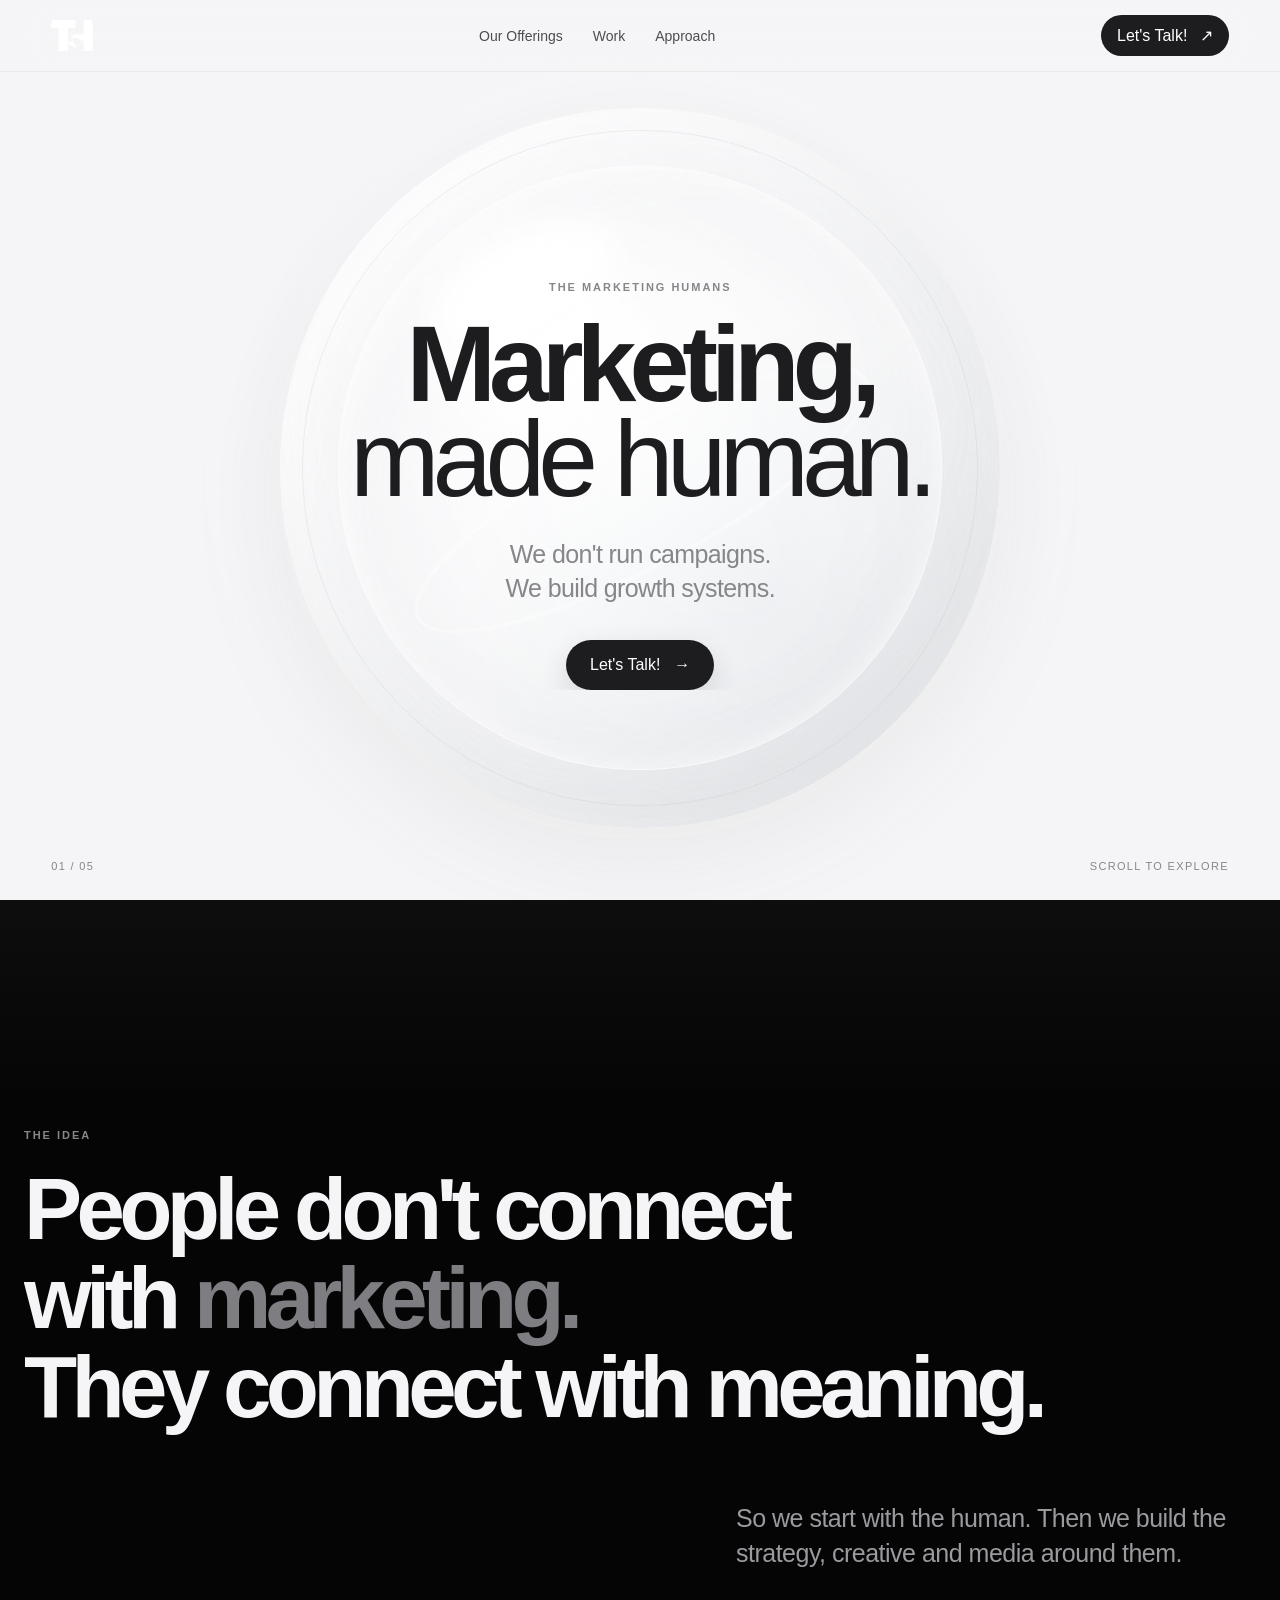
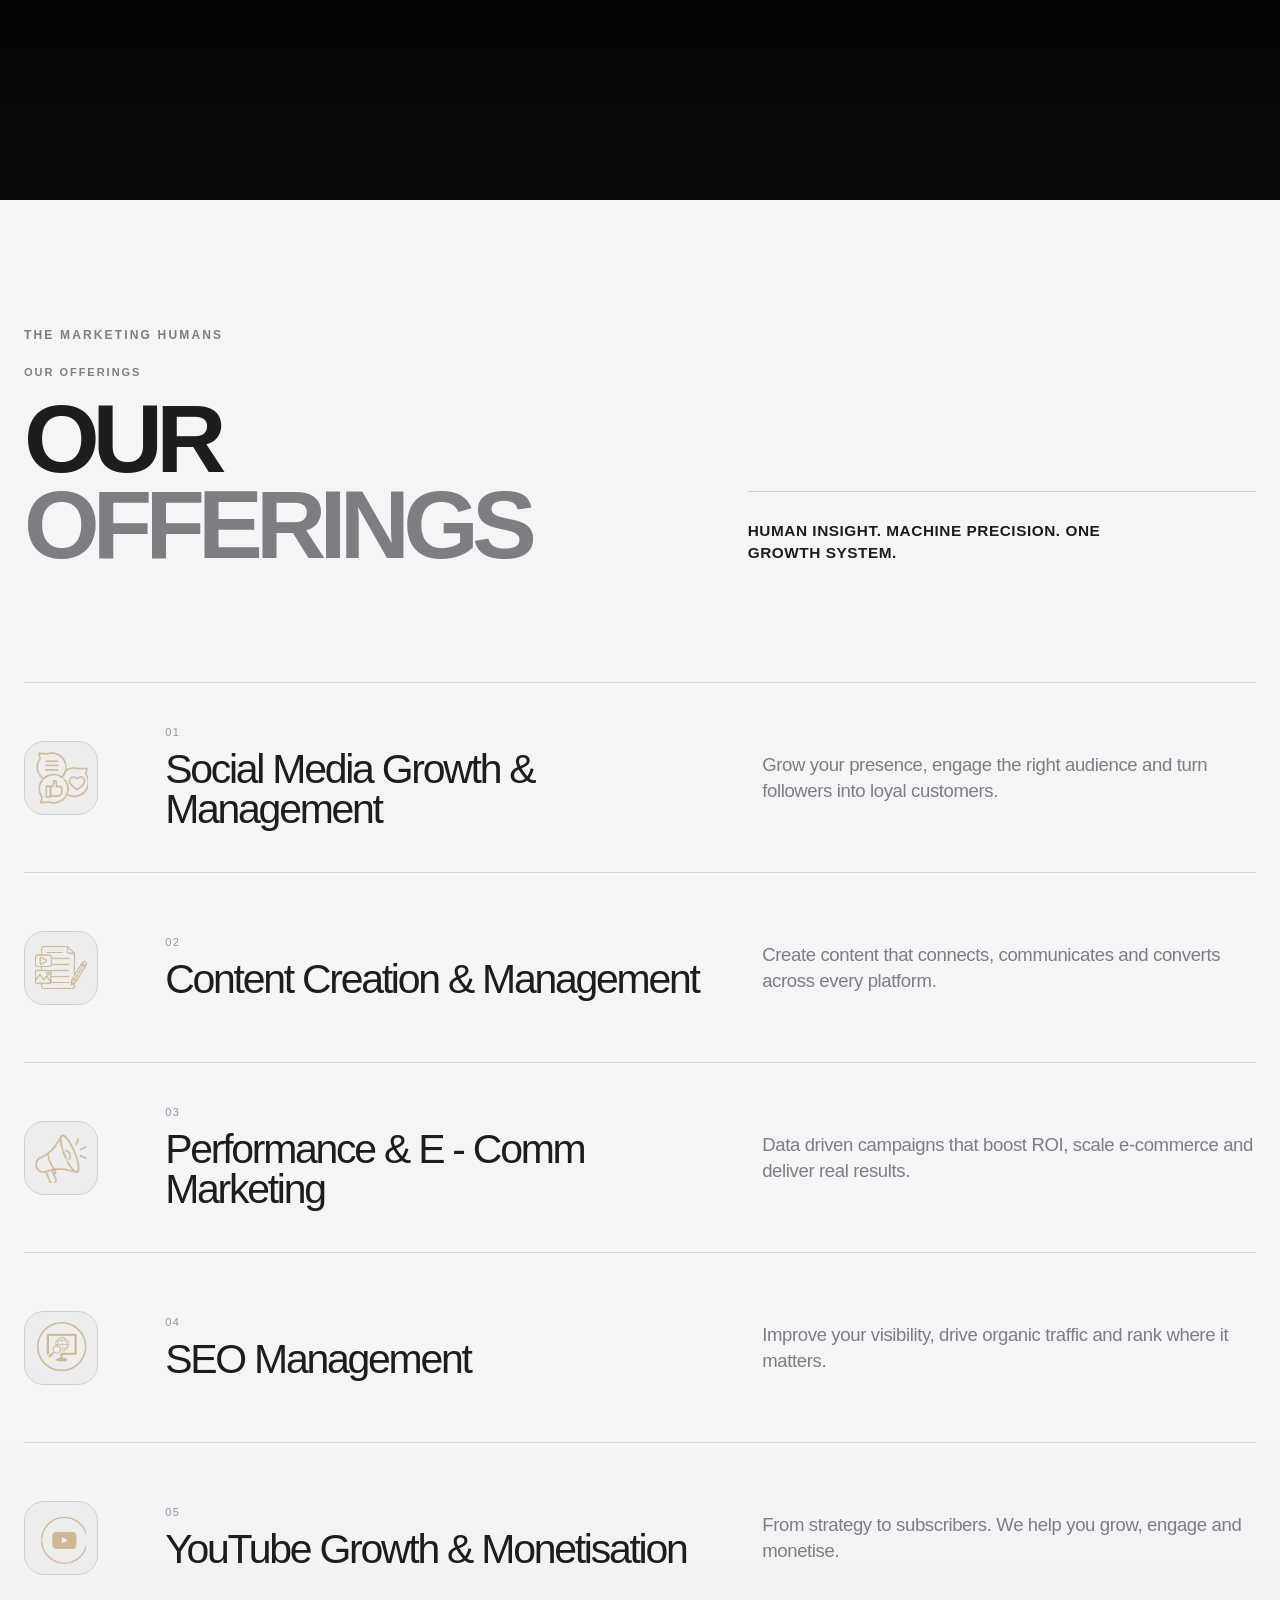
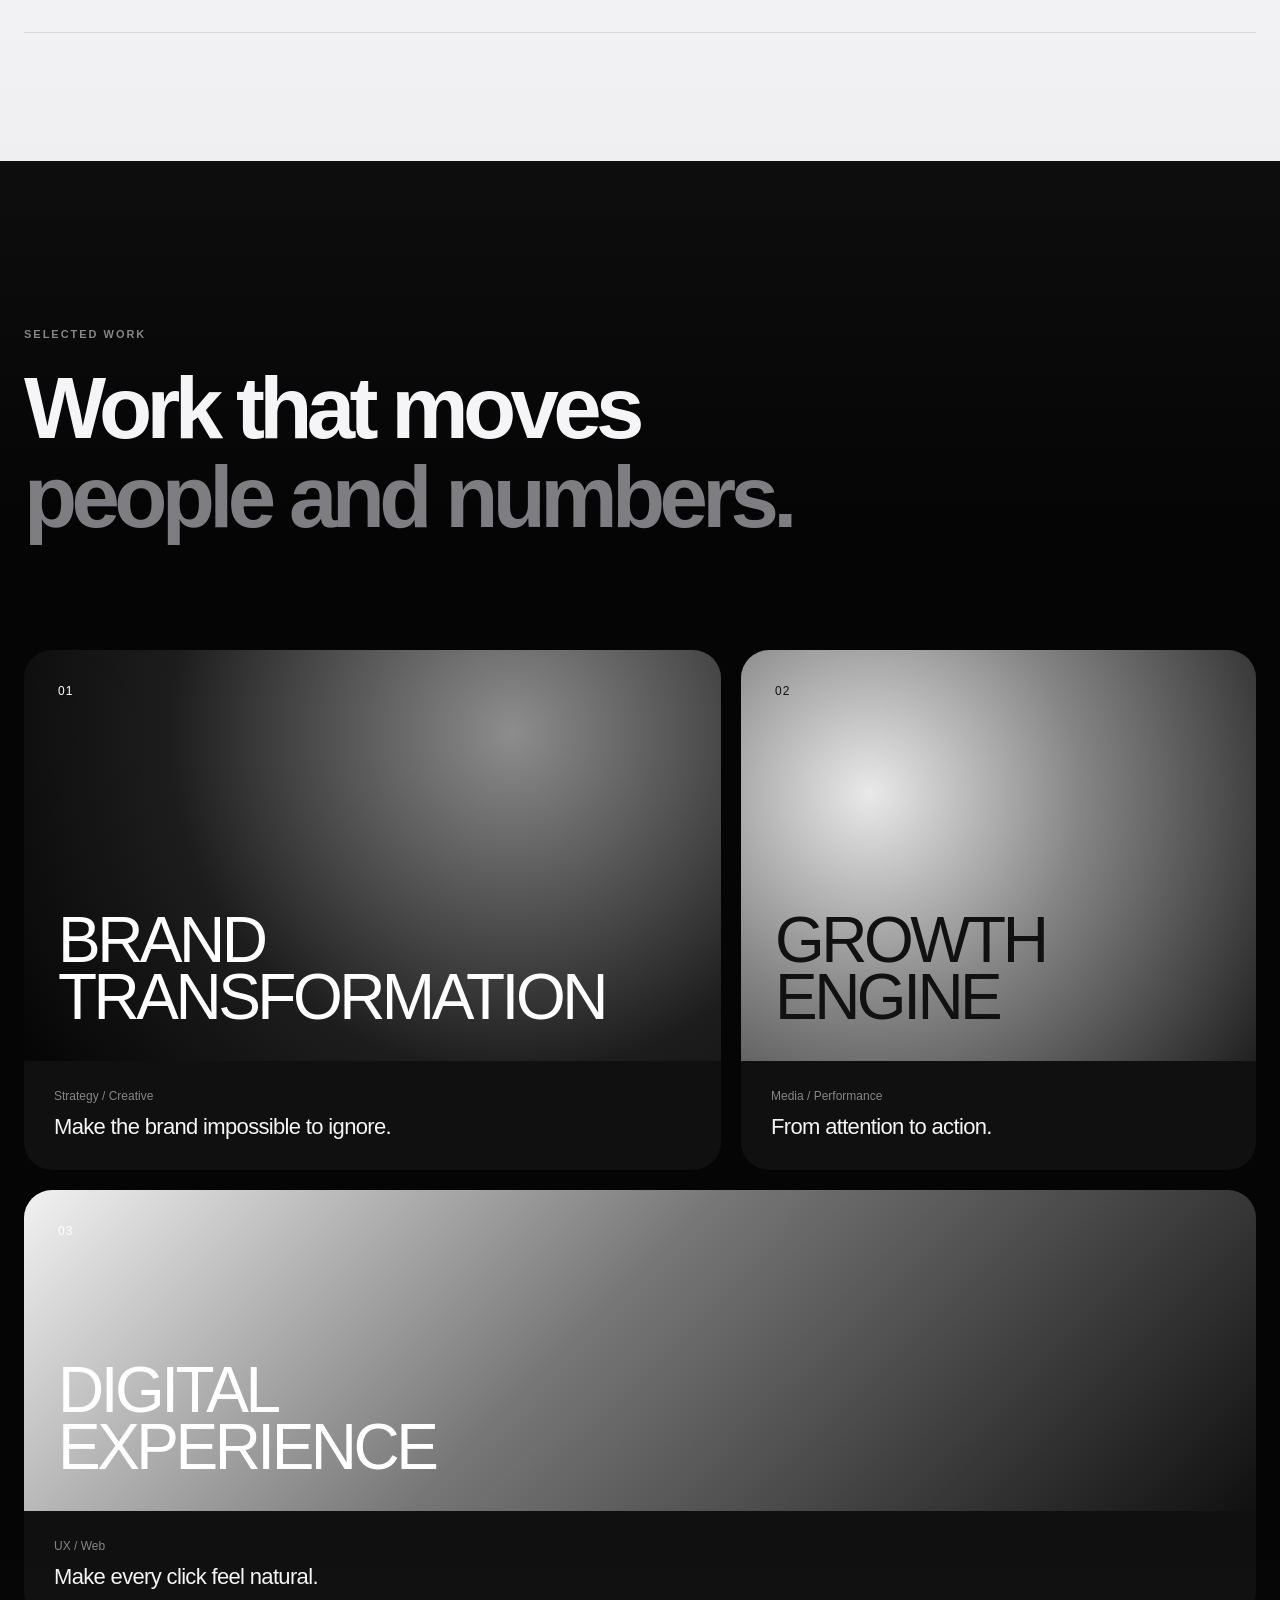
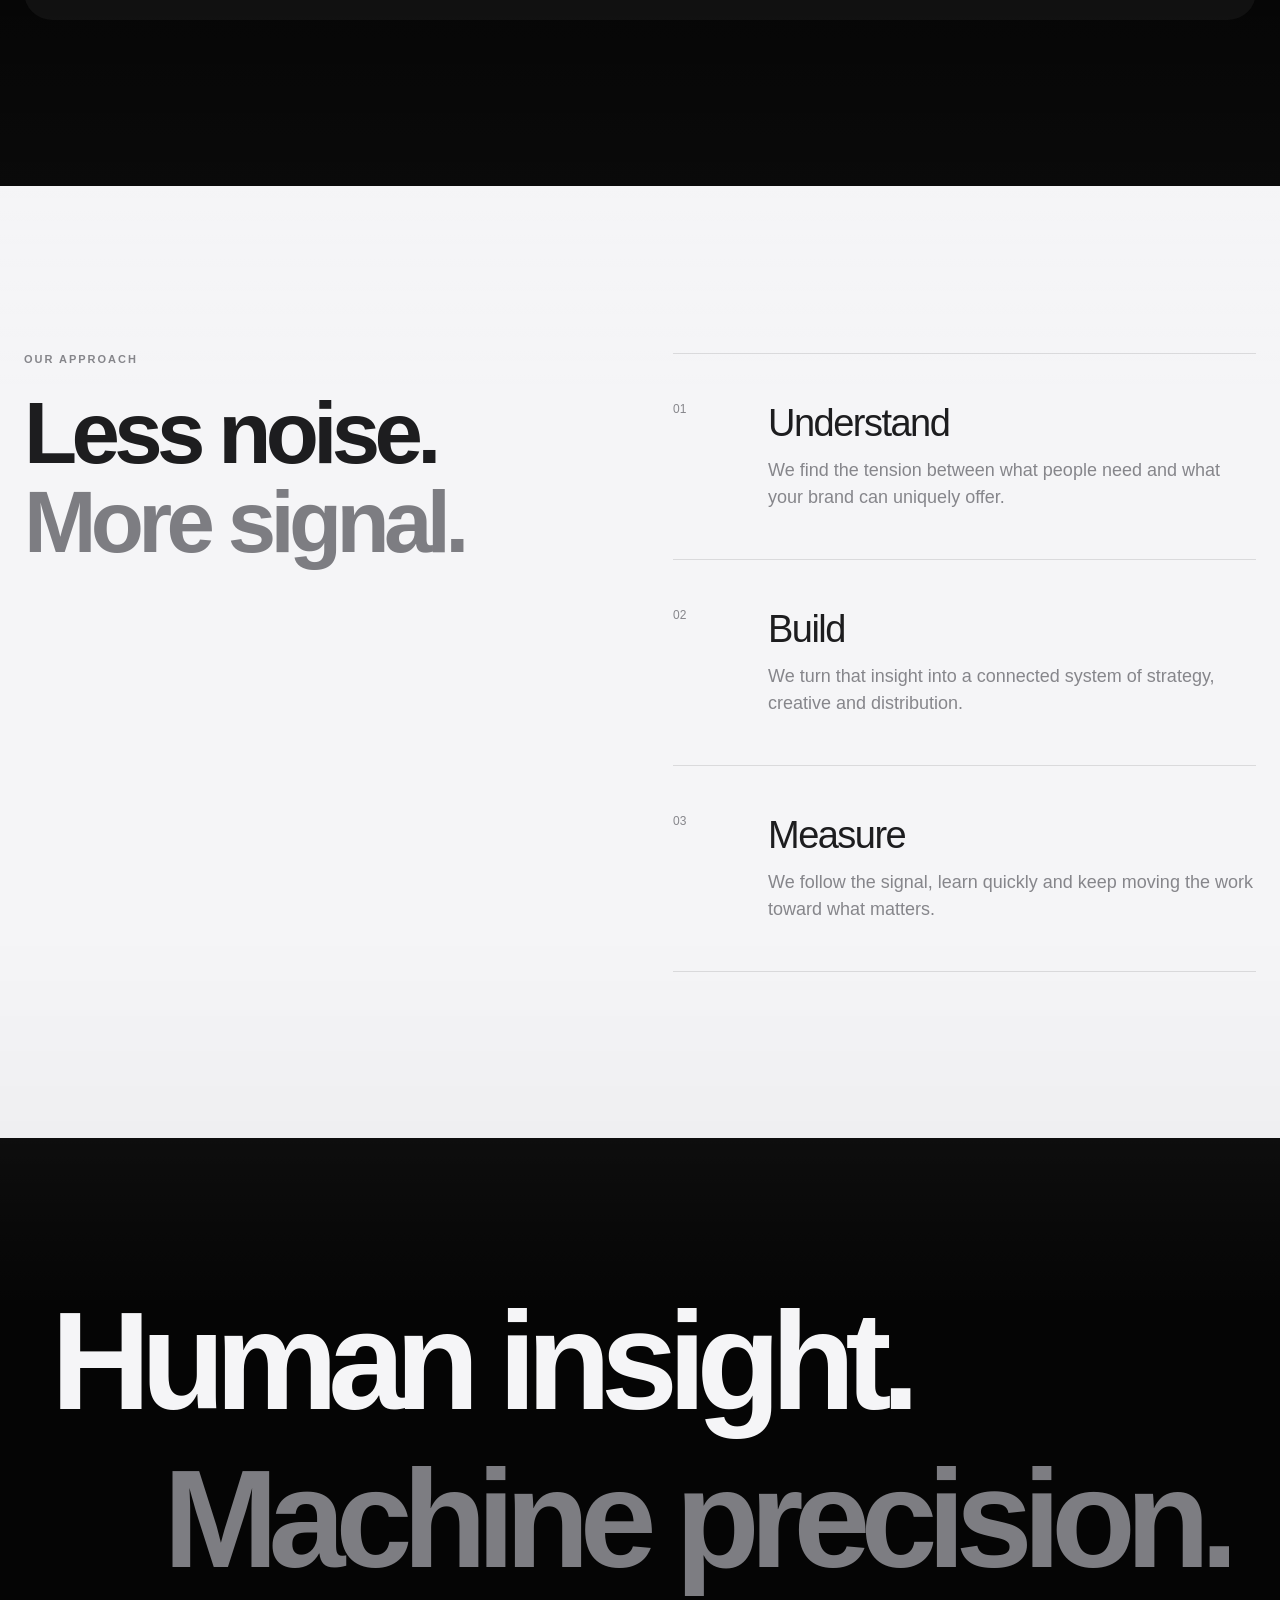
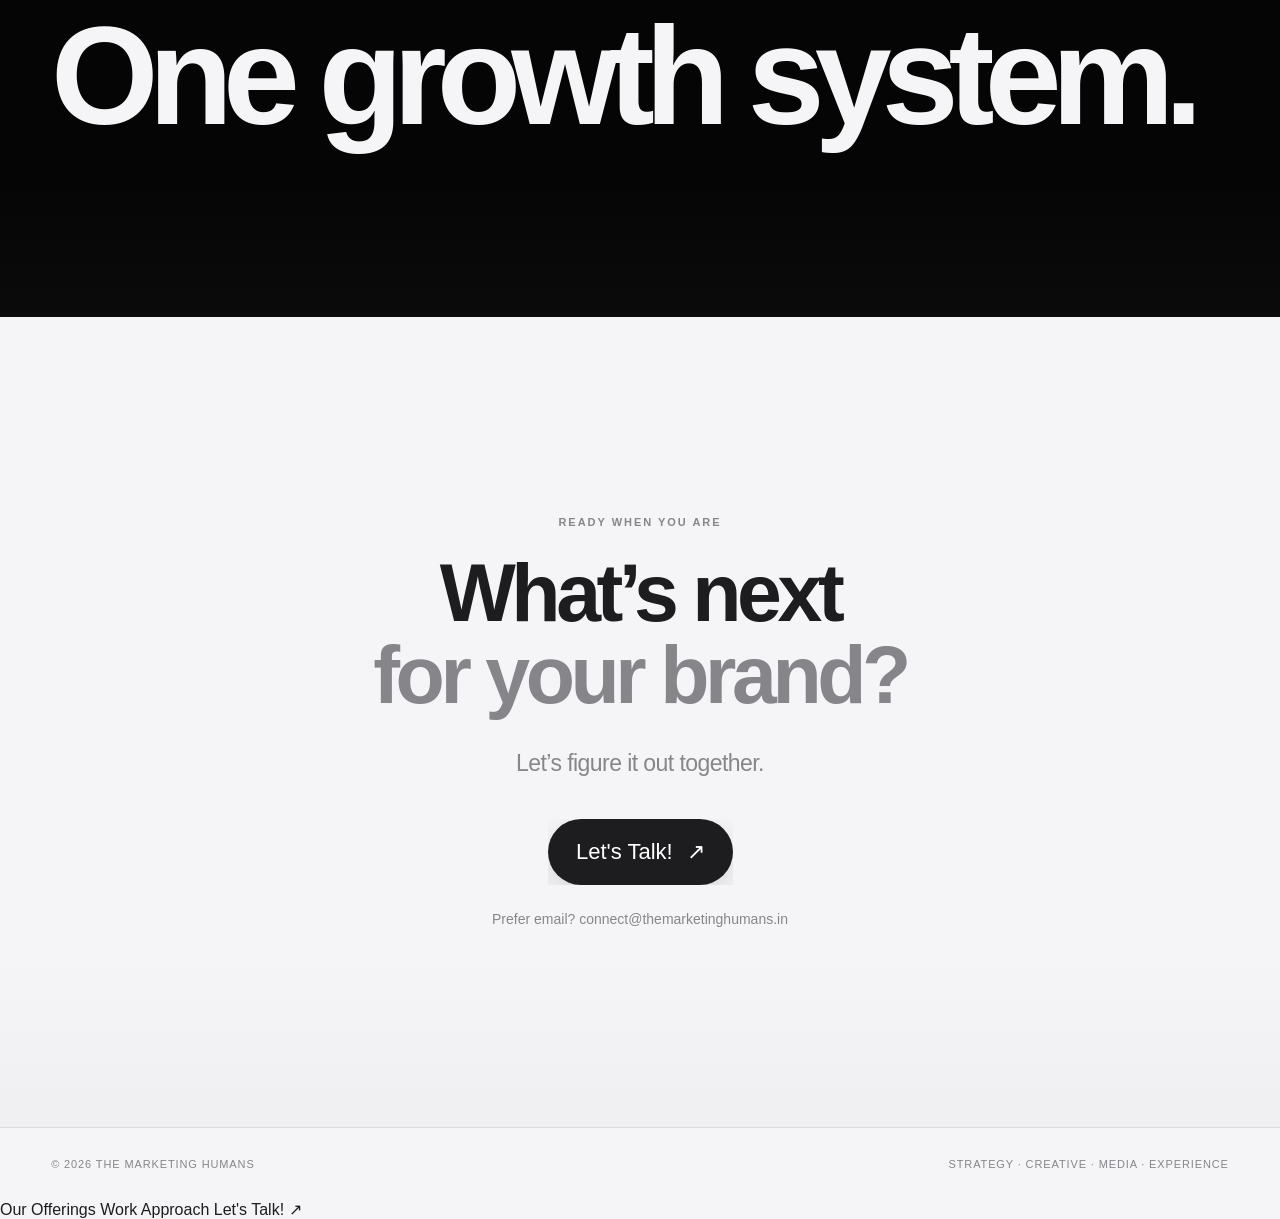
<file: index.html>
<!doctype html>
<html lang="en">
<head>
  <meta charset="UTF-8">
  <meta name="viewport" content="width=device-width, initial-scale=1.0">
  <meta name="description" content="The Marketing Humans — growth systems built around people, brands and performance.">
  <link rel="icon" type="image/png" href="favicon.png">
  <link rel="apple-touch-icon" href="favicon.png">
  <title>The Marketing Humans — Marketing, made human.</title>
  <link rel="stylesheet" href="styles.css">
  <link href="https://assets.calendly.com/assets/external/widget.css" rel="stylesheet">
  <script src="https://assets.calendly.com/assets/external/widget.js" type="text/javascript" async></script>
</head>
<body class="is-loading">
  <div id="site-loader" class="site-loader" aria-label="The Marketing Humans intro" aria-live="polite">
    <div class="loader-atmosphere" aria-hidden="true">
      <span class="loader-blob loader-blob-a"></span>
      <span class="loader-blob loader-blob-b"></span>
      <span class="loader-blob loader-blob-c"></span>
      <span class="loader-orbit loader-orbit-a"></span>
      <span class="loader-orbit loader-orbit-b"></span>
      <span class="loader-orbit loader-orbit-c"></span>
      <span class="loader-orbit loader-orbit-d"></span>
      <span class="loader-particle loader-particle-a"></span>
      <span class="loader-particle loader-particle-b"></span>
      <span class="loader-particle loader-particle-c"></span>
      <span class="loader-particle loader-particle-d"></span>
    </div>

    <div class="loader-content">
      <div class="loader-logo-wrap">
        <img src="TMH-mark-white.png" alt="The Marketing Humans logo">
      </div>
      <div class="loader-wordmark" aria-label="The Marketing Humans">
        <span>THE</span><span>MARKETING</span><span>HUMANS</span>
      </div>
      <div class="loader-subtitle"><i></i><em>IDEAS TO IMPACT</em><i></i></div>
    </div>

    <div class="loader-vignette" aria-hidden="true"></div>
  </div>

  <div class="scroll-progress" aria-hidden="true"></div>

  <header class="site-header">
    <a class="brand" href="#top" aria-label="The Marketing Humans home">
      <img src="TMH-mark-white.png" alt="The Marketing Humans logo">
    </a>
    <nav class="desktop-nav" aria-label="Primary navigation">
      <a href="#services">Our Offerings</a>
      <a href="#work">Work</a>
      <a href="#approach">Approach</a>
    </nav>
    <div class="header-actions">
      <a class="nav-cta book-call" href="https://calendly.com/themarketinghumans">Let's Talk! <span>↗</span></a>
      <button class="menu-toggle" aria-label="Open menu" aria-expanded="false">
        <span></span><span></span>
      </button>
    </div>
  </header>

  <main id="top">
    <section class="hero">
      <div class="orb" aria-hidden="true">
        <div class="orb-glow"></div>
        <div class="orb-highlight"></div>
        <div class="orb-ring"></div>
      </div>

      <div class="hero-copy reveal">
        <p class="eyebrow">THE MARKETING HUMANS</p>
        <h1>Marketing,<br><em>made human.</em></h1>
        <p class="hero-sub">We don't run campaigns.<br>We build growth systems.</p>
        <a class="pill-button book-call" href="https://calendly.com/themarketinghumans">Let's Talk! <span>→</span></a>
      </div>

      <div class="hero-meta">
        <span>01 / 05</span>
        <span>Scroll to explore</span>
      </div>
    </section>

    <section class="statement section-dark">
      <div class="section-inner">
        <p class="eyebrow reveal">THE IDEA</p>
        <h2 class="statement-title reveal">People don't connect<br>with <span>marketing.</span><br>They connect with meaning.</h2>
        <p class="statement-copy reveal">So we start with the human. Then we build the strategy, creative and media around them.</p>
      </div>
    </section>

    <section id="services" class="services services-offerings">
      <div class="section-inner">
        <div class="services-intro reveal">
          <div class="services-heading">
            <p class="service-brand">THE MARKETING HUMANS</p>
            <p class="eyebrow">OUR OFFERINGS</p>
            <h2>OUR<br><span>OFFERINGS</span></h2>
          </div>
          <div class="services-intro-side">
            <div class="services-rule"></div>
            <p class="services-tagline">HUMAN INSIGHT. MACHINE PRECISION. ONE GROWTH SYSTEM.</p>
          </div>
        </div>

        <div class="offerings-list">
          <article class="offering-row reveal">
            <div class="offering-mark"><img src="social-media.png" alt="" aria-hidden="true"></div>
            <div class="offering-main">
              <span class="offering-index">01</span>
              <h3>Social Media Growth &amp; Management</h3>
            </div>
            <p>Grow your presence, engage the right audience and turn followers into loyal customers.</p>
          </article>

          <article class="offering-row reveal">
            <div class="offering-mark"><img src="content.png" alt="" aria-hidden="true"></div>
            <div class="offering-main">
              <span class="offering-index">02</span>
              <h3>Content Creation &amp; Management</h3>
            </div>
            <p>Create content that connects, communicates and converts across every platform.</p>
          </article>

          <article class="offering-row reveal">
            <div class="offering-mark"><img src="performance.png" alt="" aria-hidden="true"></div>
            <div class="offering-main">
              <span class="offering-index">03</span>
              <h3>Performance &amp; E - Comm Marketing</h3>
            </div>
            <p>Data driven campaigns that boost ROI, scale e-commerce and deliver real results.</p>
          </article>

          <article class="offering-row reveal">
            <div class="offering-mark"><img src="seo.png" alt="" aria-hidden="true"></div>
            <div class="offering-main">
              <span class="offering-index">04</span>
              <h3>SEO Management</h3>
            </div>
            <p>Improve your visibility, drive organic traffic and rank where it matters.</p>
          </article>

          <article class="offering-row reveal">
            <div class="offering-mark"><img src="youtube.png" alt="" aria-hidden="true"></div>
            <div class="offering-main">
              <span class="offering-index">05</span>
              <h3>YouTube Growth &amp; Monetisation</h3>
            </div>
            <p>From strategy to subscribers. We help you grow, engage and monetise.</p>
          </article>
        </div>
      </div>
    </section>

    <section id="work" class="work section-dark">
      <div class="section-inner">
        <div class="section-heading reveal">
          <p class="eyebrow">SELECTED WORK</p>
          <h2>Work that moves<br><span>people and numbers.</span></h2>
        </div>

        <div class="work-grid">
          <article class="work-card work-a reveal">
            <div class="work-visual"><span>01</span><strong>BRAND<br>TRANSFORMATION</strong></div>
            <div class="work-info"><span>Strategy / Creative</span><h3>Make the brand impossible to ignore.</h3></div>
          </article>
          <article class="work-card work-b reveal">
            <div class="work-visual"><span>02</span><strong>GROWTH<br>ENGINE</strong></div>
            <div class="work-info"><span>Media / Performance</span><h3>From attention to action.</h3></div>
          </article>
          <article class="work-card work-c reveal">
            <div class="work-visual"><span>03</span><strong>DIGITAL<br>EXPERIENCE</strong></div>
            <div class="work-info"><span>UX / Web</span><h3>Make every click feel natural.</h3></div>
          </article>
        </div>
      </div>
    </section>

    <section id="approach" class="approach">
      <div class="section-inner approach-grid">
        <div class="sticky-title">
          <p class="eyebrow reveal">OUR APPROACH</p>
          <h2 class="reveal">Less noise.<br><span>More signal.</span></h2>
        </div>
        <div class="approach-steps">
          <div class="step reveal"><span>01</span><div><h3>Understand</h3><p>We find the tension between what people need and what your brand can uniquely offer.</p></div></div>
          <div class="step reveal"><span>02</span><div><h3>Build</h3><p>We turn that insight into a connected system of strategy, creative and distribution.</p></div></div>
          <div class="step reveal"><span>03</span><div><h3>Measure</h3><p>We follow the signal, learn quickly and keep moving the work toward what matters.</p></div></div>
        </div>
      </div>
    </section>

    <section class="big-type section-dark">
      <div class="big-type-line reveal">Human insight.</div>
      <div class="big-type-line right reveal">Machine precision.</div>
      <div class="big-type-line reveal">One growth system.</div>
    </section>

    <section id="contact" class="contact">
      <div class="section-inner contact-inner">
        <p class="eyebrow reveal">READY WHEN YOU ARE</p>
        <h2 class="reveal contact-message"><span class="contact-black">What’s next</span><br><span class="contact-grey">for your brand?</span></h2>
        <p class="contact-sub reveal">Let’s figure it out together.</p>
        <a class="contact-button reveal book-call" href="https://calendly.com/themarketinghumans">Let's Talk! <span>↗</span></a>
        <p class="contact-email reveal">Prefer email? <a href="mailto:connect@themarketinghumans.in">connect@themarketinghumans.in</a></p>
      </div>
    </section>
  </main>

  <footer class="site-footer">
    <span>© 2026 The Marketing Humans</span>
    <span>Strategy · Creative · Media · Experience</span>
  </footer>

  <div class="mobile-menu" aria-hidden="true">
    <a href="#services">Our Offerings</a>
    <a href="#work">Work</a>
    <a href="#approach">Approach</a>
    <a class="book-call" href="https://calendly.com/themarketinghumans">Let's Talk! ↗</a>
  </div>

  <noscript><p class="noscript-booking">JavaScript is required for the booking popup. <a href="https://calendly.com/themarketinghumans">Open Calendly</a>.</p></noscript>
  <script src="script.js"></script>
</body>
</html>
</file>
<file: styles.css>
:root {
  --bg: #f5f5f7;
  --ink: #1d1d1f;
  --muted: #86868b;
  --line: rgba(29,29,31,.12);
  --dark: #050505;
  --white: #f5f5f7;
  --ease: cubic-bezier(.22,1,.36,1);
}

* { box-sizing: border-box; }
html { scroll-behavior: smooth; }

/* TMH quick cinematic intro — abstract motion inspired by the supplied reference video */
body.is-loading { overflow: hidden; }
.site-loader {
  position: fixed;
  inset: 0;
  z-index: 1000;
  display: grid;
  place-items: center;
  background: #050505;
  color: #fff;
  overflow: hidden;
  isolation: isolate;
  opacity: 1;
  visibility: visible;
  pointer-events: auto;
  transition: opacity 560ms cubic-bezier(.22,1,.36,1), visibility 560ms;
}
body.loaded .site-loader { opacity: 0; visibility: hidden; pointer-events: none; }

.site-loader::before {
  content: "";
  position: absolute;
  inset: -25%;
  background:
    radial-gradient(circle at 50% 50%, rgba(255,255,255,.055), transparent 19%),
    radial-gradient(circle at 20% 35%, rgba(255,255,255,.022), transparent 24%),
    radial-gradient(circle at 80% 68%, rgba(255,255,255,.018), transparent 28%);
  filter: blur(20px);
  pointer-events: none;
  animation: loaderBreath 2.8s ease-in-out infinite alternate;
}

.loader-atmosphere {
  position: absolute;
  inset: 0;
  overflow: hidden;
  pointer-events: none;
}
.loader-blob {
  position: absolute;
  width: min(46vw, 650px);
  aspect-ratio: 1;
  border-radius: 50%;
  filter: blur(55px);
  opacity: .18;
  mix-blend-mode: screen;
}
.loader-blob-a {
  left: -16%; top: 8%;
  background: radial-gradient(circle, rgba(255,255,255,.42), transparent 66%);
  animation: blobA 2.5s cubic-bezier(.22,1,.36,1) infinite alternate;
}
.loader-blob-b {
  right: -18%; bottom: -8%;
  background: radial-gradient(circle, rgba(170,175,180,.35), transparent 67%);
  animation: blobB 2.9s cubic-bezier(.22,1,.36,1) infinite alternate;
}
.loader-blob-c {
  left: 35%; top: 35%;
  width: min(34vw, 480px);
  opacity: .12;
  background: radial-gradient(circle, rgba(255,255,255,.55), transparent 68%);
  animation: blobC 2.2s ease-in-out infinite alternate;
}

.loader-orbit {
  position: absolute;
  left: 50%; top: 50%;
  width: min(112vw, 1320px);
  height: min(38vw, 470px);
  border: 1px solid rgba(255,255,255,.12);
  border-radius: 50%;
  transform: translate(-50%,-50%) rotate(-18deg) scale(.72);
  opacity: 0;
  filter: blur(.15px);
}
.loader-orbit-a { animation: orbitInA 2.2s cubic-bezier(.22,1,.36,1) .02s forwards; }
.loader-orbit-b {
  width: min(82vw, 980px); height: min(70vw, 720px);
  transform: translate(-50%,-50%) rotate(64deg) scale(.68);
  border-color: rgba(255,255,255,.08);
  animation: orbitInB 2.15s cubic-bezier(.22,1,.36,1) .10s forwards;
}
.loader-orbit-c {
  width: min(145vw, 1700px); height: min(52vw, 640px);
  transform: translate(-50%,-50%) rotate(17deg) scale(.78);
  border-color: rgba(255,255,255,.065);
  animation: orbitInC 2.35s cubic-bezier(.22,1,.36,1) .18s forwards;
}
.loader-orbit-d {
  width: min(58vw, 760px); height: min(58vw, 760px);
  border-color: rgba(255,255,255,.055);
  transform: translate(-50%,-50%) rotate(0deg) scale(.58);
  animation: orbitInD 2.1s cubic-bezier(.22,1,.36,1) .24s forwards;
}

.loader-orbit::after {
  content: "";
  position: absolute;
  width: 5px; height: 5px;
  border-radius: 50%;
  background: rgba(255,255,255,.85);
  box-shadow: 0 0 14px rgba(255,255,255,.7);
  left: 78%; top: 8%;
  animation: orbitDot 2.4s linear infinite;
}
.loader-orbit-b::after { left: 12%; top: 71%; animation-delay: -.9s; opacity: .65; }
.loader-orbit-c::after { left: 63%; top: 91%; animation-delay: -1.5s; opacity: .5; }
.loader-orbit-d::after { left: 9%; top: 38%; animation-delay: -.45s; opacity: .45; }

.loader-particle {
  position: absolute;
  width: 3px; height: 3px;
  border-radius: 50%;
  background: #fff;
  box-shadow: 0 0 12px rgba(255,255,255,.75);
  opacity: 0;
}
.loader-particle-a { left: 28%; top: 28%; animation: particleFloat 1.8s ease-in-out .35s infinite; }
.loader-particle-b { left: 72%; top: 32%; animation: particleFloat 2.1s ease-in-out .7s infinite; }
.loader-particle-c { left: 63%; top: 70%; animation: particleFloat 1.9s ease-in-out .5s infinite; }
.loader-particle-d { left: 34%; top: 67%; animation: particleFloat 2.3s ease-in-out .9s infinite; }

.loader-content {
  position: relative;
  z-index: 5;
  width: min(980px, 92vw);
  display: flex;
  flex-direction: column;
  align-items: center;
  text-align: center;
  transform: translateY(22px) scale(.965);
  opacity: 0;
  animation: loaderContentIn 1.05s cubic-bezier(.22,1,.36,1) .06s forwards;
}
.loader-logo-wrap {
  width: clamp(58px, 5.5vw, 76px);
  height: clamp(58px, 5.5vw, 76px);
  display: grid;
  place-items: center;
  margin-bottom: clamp(20px, 2.2vw, 30px);
  opacity: 0;
  transform: translateY(12px) scale(.86);
  animation: loaderLogoIn .75s cubic-bezier(.22,1,.36,1) .18s forwards;
}
.loader-logo-wrap img {
  width: 100%; height: 100%; object-fit: contain; display: block;
}
.loader-wordmark {
  display: flex;
  justify-content: center;
  align-items: baseline;
  gap: .24em;
  color: #fff;
  font-size: clamp(25px, 3.3vw, 52px);
  line-height: .95;
  font-weight: 650;
  letter-spacing: .105em;
  white-space: nowrap;
}
.loader-wordmark span {
  opacity: 0;
  transform: translateY(20px);
  filter: blur(7px);
  animation: loaderWordIn .78s cubic-bezier(.22,1,.36,1) forwards;
}
.loader-wordmark span:nth-child(1) { animation-delay: .34s; }
.loader-wordmark span:nth-child(2) { animation-delay: .43s; }
.loader-wordmark span:nth-child(3) { animation-delay: .52s; }
.loader-subtitle {
  display: flex;
  align-items: center;
  gap: 20px;
  margin-top: 16px;
  color: rgba(255,255,255,.58);
  font-size: 10px;
  font-weight: 650;
  letter-spacing: .34em;
  opacity: 0;
  transform: translateY(9px);
  animation: loaderSubIn .7s cubic-bezier(.22,1,.36,1) .66s forwards;
}
.loader-subtitle i {
  display: block;
  width: 58px;
  height: 1px;
  background: rgba(255,255,255,.22);
}
.loader-subtitle em { font-style: normal; }
.loader-vignette {
  position: absolute;
  inset: 0;
  z-index: 8;
  pointer-events: none;
  background: radial-gradient(circle at center, transparent 32%, rgba(0,0,0,.18) 100%);
}

body.loaded .loader-content { animation: loaderContentOut .48s cubic-bezier(.22,1,.36,1) forwards; }
body.loaded .loader-atmosphere { animation: atmosphereOut .5s ease forwards; }
body.loaded .loader-vignette { animation: vignetteOut .5s ease forwards; }

@keyframes loaderBreath { from { transform: scale(.98); opacity: .8; } to { transform: scale(1.04); opacity: 1; } }
@keyframes blobA { from { transform: translate(-8vw, 2vh) scale(.82); } to { transform: translate(7vw, 9vh) scale(1.08); } }
@keyframes blobB { from { transform: translate(8vw, 5vh) scale(.9); } to { transform: translate(-6vw, -8vh) scale(1.08); } }
@keyframes blobC { from { transform: translate(-4vw, 3vh) scale(.82); } to { transform: translate(4vw, -3vh) scale(1.12); } }
@keyframes orbitInA { 0% { opacity:0; transform:translate(-50%,-50%) rotate(-18deg) scale(.62); } 28% { opacity:.65; } 100% { opacity:.72; transform:translate(-50%,-50%) rotate(-7deg) scale(1); } }
@keyframes orbitInB { 0% { opacity:0; transform:translate(-50%,-50%) rotate(55deg) scale(.58); } 32% { opacity:.55; } 100% { opacity:.58; transform:translate(-50%,-50%) rotate(72deg) scale(1); } }
@keyframes orbitInC { 0% { opacity:0; transform:translate(-50%,-50%) rotate(8deg) scale(.65); } 34% { opacity:.4; } 100% { opacity:.42; transform:translate(-50%,-50%) rotate(24deg) scale(1); } }
@keyframes orbitInD { 0% { opacity:0; transform:translate(-50%,-50%) rotate(-12deg) scale(.5); } 38% { opacity:.3; } 100% { opacity:.32; transform:translate(-50%,-50%) rotate(8deg) scale(1); } }
@keyframes orbitDot { from { transform: rotate(0deg) translateX(9px); } to { transform: rotate(360deg) translateX(9px); } }
@keyframes particleFloat { 0%,100% { opacity:0; transform:translate3d(0,6px,0) scale(.7); } 35% { opacity:.8; } 65% { opacity:.55; } 100% { transform:translate3d(12px,-12px,0) scale(1); } }
@keyframes loaderContentIn { to { opacity:1; transform:none; } }
@keyframes loaderLogoIn { to { opacity:1; transform:none; } }
@keyframes loaderWordIn { to { opacity:1; transform:none; filter:none; } }
@keyframes loaderSubIn { to { opacity:1; transform:none; } }
@keyframes loaderContentOut { to { opacity:0; transform:translateY(-12px) scale(1.018); filter:blur(3px); } }
@keyframes atmosphereOut { to { opacity:0; transform:scale(1.04); } }
@keyframes vignetteOut { to { opacity:0; } }

@media (max-width: 800px) {
  .loader-content { width: 94vw; }
  .loader-logo-wrap { width: 58px; height: 58px; margin-bottom: 19px; }
  .loader-wordmark {
    font-size: clamp(18px, 6.5vw, 30px);
    letter-spacing: .065em;
    gap: .13em;
  }
  .loader-subtitle { gap: 11px; font-size: 8px; letter-spacing: .22em; }
  .loader-subtitle i { width: 28px; }
  .loader-orbit-a { width: 150vw; height: 58vw; }
  .loader-orbit-b { width: 118vw; height: 105vw; }
  .loader-orbit-c { width: 190vw; height: 78vw; }
  .loader-orbit-d { width: 92vw; height: 92vw; }
  .loader-blob { width: 82vw; filter: blur(48px); }
}
@media (prefers-reduced-motion: reduce) {
  .loader-atmosphere *, .loader-content, .loader-logo-wrap, .loader-wordmark span, .loader-subtitle, .site-loader::before { animation: none !important; }
  .loader-content, .loader-logo-wrap, .loader-wordmark span, .loader-subtitle { opacity: 1 !important; transform: none !important; filter: none !important; }
  .loader-orbit { opacity: .35 !important; }
}

body {
  margin: 0;
  background: var(--bg);
  color: var(--ink);
  font-family: -apple-system, BlinkMacSystemFont, "SF Pro Display", "Helvetica Neue", Arial, sans-serif;
  overflow-x: hidden;
}
a { color: inherit; text-decoration: none; }
button { font: inherit; }
.site-header {
  position: fixed; inset: 0 0 auto; height: 72px; z-index: 50;
  display: flex; align-items: center; justify-content: space-between;
  padding: 0 clamp(20px,4vw,64px);
  background: rgba(245,245,247,.72); backdrop-filter: blur(22px) saturate(150%);
  -webkit-backdrop-filter: blur(22px) saturate(150%);
  border-bottom: 1px solid rgba(29,29,31,.06);
}
.brand {
  display:flex; align-items:center; justify-content:center;
  width:42px; height:42px; flex:0 0 42px;
}
.brand img {
  display:block; width:42px; height:42px; object-fit:contain;
  border-radius:10px;
}
.header-actions { display:flex; align-items:center; gap:18px; }
.desktop-nav { display: flex; align-items: center; gap: 30px; font-size: 14px; }
.desktop-nav a { opacity: .78; transition: opacity .3s ease, transform .3s var(--ease); }
.desktop-nav a:hover { opacity: 1; transform: translateY(-1px); }
.nav-cta { background: var(--ink); color: white; padding: 11px 16px; border-radius: 999px; opacity: 1 !important; }
.nav-cta span { margin-left: 8px; }
.menu-toggle { display:none; border:0; background:none; width:42px; height:42px; position:relative; }
.menu-toggle span { position:absolute; left:10px; width:22px; height:1.5px; background:var(--ink); transition:.35s var(--ease); }
.menu-toggle span:first-child { top:17px; }
.menu-toggle span:last-child { top:25px; }

.scroll-progress { position:fixed; top:0; left:0; width:100%; height:2px; z-index:100; transform-origin:left; background:var(--ink); scale: var(--progress,0) 1; }

.hero {
  min-height: 100svh; position:relative; display:grid; place-items:center; overflow:hidden;
  isolation:isolate;
}
.hero::before {
  content:""; position:absolute; inset:0;
  background: radial-gradient(circle at 50% 47%, rgba(255,255,255,.95), rgba(245,245,247,0) 48%);
  z-index:-1;
}
.orb {
  position:absolute; width:min(72vw,720px); aspect-ratio:1; border-radius:50%;
  left:50%; top:52%; transform:translate(-50%,-50%);
  background:
    radial-gradient(circle at 35% 30%, rgba(255,255,255,.95) 0 7%, rgba(255,255,255,.15) 18%, transparent 34%),
    radial-gradient(circle at 65% 68%, rgba(220,225,230,.7), transparent 42%),
    radial-gradient(circle at 50% 50%, rgba(255,255,255,.65), rgba(200,205,210,.12) 60%, rgba(255,255,255,.8) 100%);
  box-shadow: inset -35px -50px 100px rgba(120,125,135,.14), inset 30px 25px 70px rgba(255,255,255,.95), 0 30px 100px rgba(100,100,100,.08);
  filter: blur(.1px);
  animation: orbFloat 8s ease-in-out infinite alternate;
  z-index:-1;
}
.orb::before {
  content:""; position:absolute; inset:8%; border-radius:50%;
  border: 1px solid rgba(255,255,255,.8);
  box-shadow: inset 0 0 35px rgba(255,255,255,.8);
}
.orb::after {
  content:""; position:absolute; width:70%; height:18%; left:15%; top:45%;
  border-radius:50%; border:2px solid rgba(255,255,255,.7);
  transform:rotate(-28deg); filter:blur(1px);
}
.orb-glow { position:absolute; inset:-10%; border-radius:50%; background:radial-gradient(circle, rgba(255,255,255,.7), transparent 65%); filter:blur(30px); }
.orb-highlight { position:absolute; width:28%; height:12%; left:20%; top:18%; border-radius:50%; background:white; filter:blur(16px); transform:rotate(-28deg); opacity:.8; }
.orb-ring { position:absolute; inset:3%; border-radius:50%; border:1px solid rgba(180,185,190,.22); }

.hero-copy { text-align:center; position:relative; z-index:2; padding-top:70px; }
.eyebrow { font-size:11px; letter-spacing:.18em; font-weight:600; color:var(--muted); margin:0 0 24px; }
.hero h1 {
  font-size:clamp(58px,8.4vw,128px); line-height:.88; letter-spacing:-.065em;
  margin:0; font-weight:650;
}
.hero h1 em { font-style:normal; font-weight:400; }
.hero-sub { font-size:clamp(18px,2vw,25px); line-height:1.35; color:var(--muted); margin:32px 0 34px; letter-spacing:-.025em; }
.pill-button, .contact-button {
  display:inline-flex; align-items:center; gap:14px; padding:16px 24px; border-radius:999px;
  background:var(--ink); color:#fff; font-size:16px; transition:transform .5s var(--ease), box-shadow .5s ease;
  box-shadow:0 10px 30px rgba(0,0,0,.12);
}
.pill-button:hover, .contact-button:hover { transform:translateY(-4px) scale(1.015); box-shadow:0 18px 40px rgba(0,0,0,.18); }
.pill-button span, .contact-button span { transition:transform .5s var(--ease); }
.pill-button:hover span, .contact-button:hover span { transform:translateX(5px); }
.hero-meta { position:absolute; left:clamp(20px,4vw,64px); right:clamp(20px,4vw,64px); bottom:28px; display:flex; justify-content:space-between; color:var(--muted); font-size:11px; letter-spacing:.12em; text-transform:uppercase; }

.section-inner { width:min(1240px, calc(100% - 48px)); margin:auto; padding:clamp(100px,13vw,190px) 0; }
.section-dark { background:var(--dark); color:var(--white); }
.statement { min-height:100svh; display:flex; align-items:center; }
.statement .section-inner { padding-top:18vh; padding-bottom:18vh; }
.statement-title, .section-heading h2, .approach h2, .contact h2 {
  font-size:clamp(52px,7.4vw,112px); line-height:.92; letter-spacing:-.065em; font-weight:550; margin:0;
}
.statement-title span, .section-heading h2 span, .approach h2 span, .contact h2 span { color:#7d7d82; }
.statement-copy { max-width:520px; font-size:clamp(18px,2vw,25px); line-height:1.4; color:#9a9a9f; margin:60px 0 0 auto; letter-spacing:-.02em; }

.services { background:var(--bg); }
.section-heading { margin-bottom:100px; }
.section-heading h2 { max-width:900px; }
.service-stack { border-top:1px solid var(--line); }
.service-card {
  display:grid; grid-template-columns:80px 1fr 50px; gap:30px; align-items:start;
  padding:44px 0; border-bottom:1px solid var(--line); transition:padding .6s var(--ease);
}
.service-card:hover { padding-left:18px; padding-right:18px; }
.service-number, .service-arrow { color:var(--muted); font-size:13px; }
.service-card h3 { font-size:clamp(30px,4vw,56px); letter-spacing:-.045em; margin:0 0 14px; font-weight:500; }
.service-card p { color:var(--muted); max-width:640px; font-size:18px; line-height:1.5; margin:0; }
.service-arrow { text-align:right; font-size:22px; transition:transform .5s var(--ease); }
.service-card:hover .service-arrow { transform:translate(5px,-5px); }


/* Offerings section */
.services-offerings {
  background: var(--bg);
  color: var(--ink);
  overflow: hidden;
}

.services-offerings .section-inner {
  padding-top: clamp(90px, 10vw, 150px);
  padding-bottom: clamp(90px, 10vw, 150px);
}

.services-intro {
  display: grid;
  grid-template-columns: minmax(0, 1.1fr) minmax(260px, .9fr);
  gap: clamp(40px, 8vw, 120px);
  align-items: end;
  margin-bottom: clamp(65px, 9vw, 115px);
}

.service-brand {
  margin: 0 0 24px;
  color: #7d7d82;
  font-size: 12px;
  font-weight: 650;
  letter-spacing: .18em;
  text-transform: uppercase;
}

.services-offerings .eyebrow {
  color: #7d7d82;
  margin-bottom: 18px;
}

.services-offerings .services-heading h2 {
  margin: 0;
  max-width: 820px;
  font-size: clamp(58px, 7.6vw, 108px);
  line-height: .88;
  letter-spacing: -.07em;
  font-weight: 550;
  color: var(--ink);
}

.services-offerings .services-heading h2 span {
  color: #7d7d82;
}

.services-intro-side {
  align-self: end;
  padding-bottom: 4px;
}

.services-rule {
  height: 1px;
  width: 100%;
  background: #cfcfd2;
  margin: 0 0 28px;
}

.services-tagline {
  margin: 0;
  color: #1d1d1f;
  max-width: 420px;
  font-size: clamp(13px, 1.2vw, 16px);
  line-height: 1.4;
  font-weight: 650;
  letter-spacing: .035em;
}

.offerings-list {
  border-top: 1px solid #d7d7da;
}

.offering-row {
  display: grid;
  grid-template-columns: 90px minmax(250px, 1.05fr) minmax(280px, .95fr);
  gap: clamp(24px, 4vw, 64px);
  align-items: center;
  min-height: 190px;
  padding: 34px 0;
  border-bottom: 1px solid #d7d7da;
  transition: padding .55s var(--ease), transform .55s var(--ease);
}

.offering-row:hover {
  padding-left: 14px;
  padding-right: 14px;
}

.offering-mark {
  width: 74px;
  height: 74px;
  display: grid;
  place-items: center;
  border: 1px solid #cfcfd2;
  border-radius: 20px;
  background: #ededee;
}

.offering-mark img {
  width: 56px;
  height: 56px;
  object-fit: contain;
  display: block;
}

.offering-main {
  min-width: 0;
}

.offering-index {
  display: block;
  margin-bottom: 12px;
  color: #96969b;
  font-size: 11px;
  letter-spacing: .14em;
}

.offering-main h3 {
  margin: 0;
  color: var(--ink);
  font-size: clamp(27px, 3.2vw, 48px);
  line-height: .96;
  letter-spacing: -.055em;
  font-weight: 500;
  max-width: 620px;
}

.offering-row > p {
  margin: 0;
  max-width: 500px;
  color: #7d7d82;
  font-size: clamp(16px, 1.45vw, 20px);
  line-height: 1.35;
  letter-spacing: -.02em;
}

.work-grid { display:grid; grid-template-columns:1.15fr .85fr; gap:20px; }
.work-card { min-height:520px; display:flex; flex-direction:column; justify-content:space-between; overflow:hidden; border-radius:28px; }
.work-card:nth-child(3) { grid-column:1/-1; min-height:430px; }
.work-visual { flex:1; padding:34px; display:flex; flex-direction:column; justify-content:space-between; color:#fff; font-size:12px; letter-spacing:.1em; }
.work-visual strong { font-size:clamp(34px,5vw,76px); line-height:.9; letter-spacing:-.055em; font-weight:500; }
.work-a .work-visual { background:radial-gradient(circle at 70% 20%, #8d8d8d, #1d1d1d 58%, #050505); }
.work-b .work-visual { background:radial-gradient(circle at 25% 35%, #e9e9e9, #858585 45%, #202020); color:#111; }
.work-c .work-visual { background:linear-gradient(135deg, #f2f2f2, #777 45%, #101010); }
.work-info { background:#101010; padding:25px 30px 30px; }
.work-info span { color:#85858a; font-size:12px; }
.work-info h3 { margin:10px 0 0; font-size:22px; font-weight:450; letter-spacing:-.03em; }

.approach-grid { display:grid; grid-template-columns:.85fr 1fr; gap:12vw; }
.sticky-title { position:sticky; top:140px; align-self:start; }
.approach-steps { border-top:1px solid var(--line); }
.step { display:grid; grid-template-columns:70px 1fr; gap:25px; padding:48px 0; border-bottom:1px solid var(--line); }
.step > span { color:var(--muted); font-size:12px; }
.step h3 { font-size:38px; letter-spacing:-.04em; margin:0 0 12px; font-weight:500; }
.step p { max-width:520px; margin:0; color:var(--muted); font-size:18px; line-height:1.5; }

.big-type { padding:16vh 4vw; overflow:hidden; }
.big-type-line { font-size:clamp(60px,12vw,190px); line-height:.83; letter-spacing:-.075em; font-weight:550; white-space:nowrap; }
.big-type-line.right { text-align:right; color:#7d7d82; }

.contact { background:var(--bg); min-height:90svh; display:flex; align-items:center; }
.contact-inner { text-align:center; }
.contact h2 { margin-bottom:60px; }
.contact-button { font-size:clamp(16px,2vw,22px); padding:20px 28px; }
.contact-note { color:var(--muted); max-width:440px; margin:30px auto 0; line-height:1.5; }

.site-footer { padding:30px clamp(20px,4vw,64px); display:flex; justify-content:space-between; color:var(--muted); font-size:11px; letter-spacing:.08em; text-transform:uppercase; border-top:1px solid var(--line); }

.reveal { opacity:0; transform:translateY(50px) scale(.985); filter:blur(5px); transition:opacity 1s var(--ease), transform 1.1s var(--ease), filter 1s var(--ease); }
.reveal.visible { opacity:1; transform:none; filter:none; }

@keyframes orbFloat {
  from { transform:translate(-50%,-50%) rotate(-2deg) scale(.98); }
  to { transform:translate(-50%,-52%) rotate(2deg) scale(1.02); }
}

@media (prefers-reduced-motion: no-preference) {
  @supports (animation-timeline: scroll()) {
    .scroll-progress { animation: progress linear both; animation-timeline: scroll(root); }
    @keyframes progress { from { scale:0 1; } to { scale:1 1; } }
  }
}

@media (max-width: 800px) {
  .services-intro { grid-template-columns: 1fr; gap: 35px; margin-bottom: 65px; }
  .services-intro-side { padding-bottom: 0; }
  .offering-row { grid-template-columns: 64px 1fr; gap: 18px; min-height: auto; padding: 30px 0; }
  .offering-mark { width: 60px; height: 60px; border-radius: 16px; }
  .offering-mark img { width: 44px; height: 44px; }
  .offering-main h3 { font-size: clamp(25px, 7vw, 38px); }
  .offering-row > p { grid-column: 2; margin-top: -4px; font-size: 16px; }
}


@media (max-width: 800px) {
  .desktop-nav { display:none; }
  .menu-toggle { display:block; }
  .header-actions { gap:10px; }
  .nav-cta { padding:10px 14px; font-size:13px; }
  .hero { min-height:92svh; }
  .orb { width:112vw; top:52%; }
  .hero h1 { font-size:clamp(54px,14vw,90px); }
  .hero-meta { bottom:18px; }
  .section-inner { width:min(100% - 32px, 1240px); padding:100px 0; }
  .statement-title, .section-heading h2, .approach h2, .contact h2 { font-size:clamp(48px,13vw,78px); }
  .statement-copy { margin-left:0; margin-top:40px; }
  .service-card { grid-template-columns:40px 1fr 25px; gap:12px; padding:34px 0; }
  .service-card p { font-size:16px; }
  .work-grid { grid-template-columns:1fr; }
  .work-card, .work-card:nth-child(3) { min-height:460px; grid-column:auto; }
  .approach-grid { grid-template-columns:1fr; gap:70px; }
  .sticky-title { position:static; }
  .big-type { padding:100px 16px; }
  .big-type-line { white-space:normal; font-size:18vw; }
  .site-footer { flex-direction:column; gap:10px; }
  .mobile-menu {
    position:fixed; inset:72px 0 0; z-index:45; background:rgba(245,245,247,.96);
    backdrop-filter:blur(24px); display:flex; flex-direction:column; padding:30px 24px;
    transform:translateY(-110%); transition:transform .6s var(--ease);
  }
  .mobile-menu.open { transform:none; }
  .mobile-menu a { font-size:40px; letter-spacing:-.05em; padding:18px 0; border-bottom:1px solid var(--line); }
}


.contact-email {
  margin: 18px auto 0;
  color: var(--muted);
  font-size: 14px;
}
.contact-email a {
  text-decoration: underline;
  text-underline-offset: 3px;
}
.noscript-booking {
  position: fixed;
  inset: auto 20px 20px;
  z-index: 200;
  background: var(--ink);
  color: #fff;
  padding: 14px 18px;
  border-radius: 14px;
  text-align: center;
  font-size: 14px;
}
.noscript-booking a {
  text-decoration: underline;
  text-underline-offset: 3px;
}

.contact-message {
  max-width: 980px;
  margin-left:auto !important;
  margin-right:auto !important;
  font-size:clamp(42px,5.2vw,76px) !important;
  line-height:.98 !important;
  letter-spacing:-.055em !important;
}
.contact-message span { color:inherit; }
.contact-email { margin-top:26px; }

@media (max-width: 800px) {
  .services-intro {
    grid-template-columns: 1fr;
    gap: 24px;
  }

  .services-rule {
    width: 100%;
    margin-top: 10px;
  }

  .services-tagline {
    grid-column: auto;
    margin-top: 0;
  }

  .offerings-grid {
    grid-template-columns: 1fr;
    grid-template-areas:
      "performance"
      "social"
      "content"
      "seo"
      "youtube";
    gap: 20px;
  }

  .offering-card,
  .offering-seo {
    margin-left: 0;
    min-height: 0;
    padding: 24px 22px;
    border-radius: 34px;
    gap: 18px;
  }

  .offering-icon {
    width: 78px;
    height: 78px;
  }

  .offering-copy h3 {
    font-size: clamp(20px, 6vw, 27px);
    margin-bottom: 10px;
  }

  .offering-copy p {
    font-size: 15px;
    line-height: 1.3;
  }
}



/* =========================================================
   CINEMATIC MOTION SYSTEM — premium, restrained, Apple-like
   ========================================================= */
:root {
  --motion-fast: cubic-bezier(.2,.8,.2,1);
  --motion-slow: cubic-bezier(.16,1,.3,1);
  --motion-spring: cubic-bezier(.22,1,.36,1);
}

html {
  scroll-behavior: auto;
  scroll-padding-top: 90px;
}

body {
  background: var(--bg);
  overflow-x: hidden;
  transition: background-color .9s var(--motion-slow), color .9s var(--motion-slow);
}

body::before {
  content: "";
  position: fixed;
  inset: 0;
  pointer-events: none;
  z-index: 999;
  opacity: 0;
  background: radial-gradient(circle at 50% 20%, rgba(255,255,255,.18), transparent 42%);
  transition: opacity .8s var(--motion-slow);
}

body.is-transitioning::before { opacity: 1; }

.site-header {
  transition: height .7s var(--motion-slow), background-color .7s var(--motion-slow),
              box-shadow .7s var(--motion-slow), backdrop-filter .7s var(--motion-slow),
              border-color .7s var(--motion-slow);
}

.site-header.scrolled {
  height: 68px;
  background: rgba(245,245,247,.78);
  backdrop-filter: blur(24px) saturate(140%);
  box-shadow: 0 1px 0 rgba(29,29,31,.08), 0 12px 40px rgba(29,29,31,.05);
}

.site-header.scrolled .brand img { transform: scale(.86); }
.site-header .brand img { transition: transform .7s var(--motion-slow); }
.site-header .desktop-nav a,
.site-header .nav-cta { transition: transform .5s var(--motion-spring), opacity .5s var(--motion-spring); }
.site-header .desktop-nav a:hover { transform: translateY(-2px); opacity: .65; }

/* Hero entrance: layered movement rather than a simple fade. */
.hero-copy.reveal { transform: translateY(70px) scale(.97); }
.hero-copy.reveal.visible { transform: none; }
.hero h1 { animation: heroTextSettle 1.4s var(--motion-slow) both; animation-delay: .35s; }
.hero-sub { animation: heroSubSettle 1.15s var(--motion-slow) both; animation-delay: .55s; }
.hero .pill-button { animation: heroButtonSettle 1s var(--motion-spring) both; animation-delay: .7s; }

@keyframes heroTextSettle {
  from { opacity: 0; transform: translateY(34px); filter: blur(12px); }
  to { opacity: 1; transform: none; filter: blur(0); }
}
@keyframes heroSubSettle {
  from { opacity: 0; transform: translateY(20px); filter: blur(8px); }
  to { opacity: 1; transform: none; filter: blur(0); }
}
@keyframes heroButtonSettle {
  from { opacity: 0; transform: translateY(18px) scale(.94); }
  to { opacity: 1; transform: none; }
}

/* Cinematic reveal: masked lift + blur. */
.reveal {
  opacity: 0;
  transform: translateY(70px) scale(.975);
  filter: blur(10px);
  clip-path: inset(8% 0 0 0 round 2px);
  transition: opacity 1.1s var(--motion-slow), transform 1.25s var(--motion-slow),
              filter 1.1s var(--motion-slow), clip-path 1.2s var(--motion-slow);
  will-change: opacity, transform, filter;
}
.reveal.visible {
  opacity: 1;
  transform: none;
  filter: none;
  clip-path: inset(0 0 0 0);
}

/* Service rows behave like physical objects on hover. */
.offering-row {
  position: relative;
  isolation: isolate;
  transition: transform .8s var(--motion-spring), padding .7s var(--motion-spring), background-color .7s var(--motion-slow);
}
.offering-row::before {
  content: "";
  position: absolute;
  z-index: -1;
  inset: 8px -18px;
  border-radius: 26px;
  background: linear-gradient(90deg, rgba(29,29,31,.035), rgba(255,255,255,.6), rgba(29,29,31,.035));
  opacity: 0;
  transform: scaleX(.92);
  transition: opacity .7s var(--motion-slow), transform .9s var(--motion-slow);
}
.offering-row:hover::before { opacity: 1; transform: scaleX(1); }
.offering-row:hover .offering-mark {
  transform: translateY(-4px) scale(1.04) rotate(-1deg);
  box-shadow: 0 18px 35px rgba(29,29,31,.10);
}
.offering-mark {
  transition: transform .75s var(--motion-spring), box-shadow .75s var(--motion-spring), background-color .6s ease;
}
.offering-mark img { transition: transform .75s var(--motion-spring); }
.offering-row:hover .offering-mark img { transform: scale(1.08); }

/* Dark/light sections glide into one another. */
.statement, .work, .big-type {
  position: relative;
  overflow: clip;
}
.statement::after,
.work::after,
.big-type::after {
  content: "";
  position: absolute;
  inset: auto 0 0;
  height: 18%;
  background: linear-gradient(to bottom, transparent, rgba(255,255,255,.025));
  pointer-events: none;
}

/* Oversized type subtly responds to scroll. */
.big-type-line {
  transition: transform 1.2s var(--motion-slow), opacity .8s ease;
}
.big-type-line.right { transform: translateX(2vw); }
.big-type-line.visible.right { transform: translateX(0); }

/* Contact CTA — quiet, high-end finish. */
.contact-message {
  max-width: 900px !important;
  font-size: clamp(48px, 6.3vw, 96px) !important;
  line-height: .9 !important;
  margin-bottom: 26px !important;
}
.contact-black { color: var(--ink); }
.contact-grey { color: #85858a; }
.contact-sub {
  color: var(--muted);
  font-size: clamp(17px, 1.8vw, 24px);
  margin: 0 auto 42px;
  letter-spacing: -.025em;
}

.contact-button {
  transition: transform .7s var(--motion-spring), box-shadow .7s var(--motion-spring), background-color .5s ease;
}
.contact-button:hover { transform: translateY(-5px) scale(1.025); }

/* Make anchor navigation feel like a scene change. */
html.is-navigating .site-header { opacity: .86; }

@media (prefers-reduced-motion: reduce) {
  *, *::before, *::after {
    animation-duration: .01ms !important;
    animation-iteration-count: 1 !important;
    scroll-behavior: auto !important;
    transition-duration: .01ms !important;
  }
}

@media (max-width: 800px) {
  .site-header.scrolled { height: 64px; }
  .contact-message { font-size: clamp(44px, 12.5vw, 72px) !important; }
  .contact-sub { margin-bottom: 32px; }
  .offering-row::before { inset: 8px -8px; }
}

/* =========================================================
   TMH HANDSHAKE INTRO — REFINED, TRUE HANDSHAKE MOTION
   ========================================================= */
.site-loader {
  background: #050505;
  overflow: hidden;
}
.site-loader::before {
  content: "";
  position: absolute;
  inset: 0;
  pointer-events: none;
  background:
    radial-gradient(circle at 50% 46%, rgba(255,255,255,.065), transparent 22%),
    radial-gradient(circle at 50% 46%, rgba(255,255,255,.022), transparent 52%);
}
.loader-stage {
  position: relative;
  width: min(440px, 58vw);
  aspect-ratio: 1;
  display: grid;
  place-items: center;
}
.handshake-art {
  width: 100%;
  height: auto;
  overflow: visible;
  filter: drop-shadow(0 0 20px rgba(255,255,255,.055));
}
.hand-drawing {
  fill: none;
  stroke: url(#handStroke);
  stroke-width: 1.65;
  stroke-linecap: round;
  stroke-linejoin: round;
  vector-effect: non-scaling-stroke;
}
.hand-half {
  opacity: 0;
}
.hand-half-left {
  transform: translateX(-6.2px);
  animation: handLeftMeet 1.28s cubic-bezier(.16,1,.3,1) .18s forwards;
}
.hand-half-right {
  transform: translateX(6.2px);
  animation: handRightMeet 1.28s cubic-bezier(.16,1,.3,1) .18s forwards;
}
.contact-glow {
  fill: rgba(255,255,255,.55);
  opacity: 0;
  filter: url(#contactGlow);
  animation: contactGlow .5s ease 1.48s forwards;
}
.contact-ring {
  fill: none;
  stroke: rgba(255,255,255,.48);
  stroke-width: .12;
  opacity: 0;
  animation: contactRing .9s cubic-bezier(.16,1,.3,1) 1.46s forwards;
}
.contact-spark {
  fill: none;
  stroke: rgba(255,255,255,.75);
  stroke-width: .12;
  stroke-linecap: round;
  opacity: 0;
  animation: contactSpark .42s ease 1.48s forwards;
}
.loader-wordmark {
  position: absolute;
  left: 50%;
  bottom: 8%;
  transform: translateX(-50%) translateY(8px);
  margin: 0;
  white-space: nowrap;
  color: rgba(255,255,255,.58);
  font-size: 10px;
  font-weight: 650;
  letter-spacing: .24em;
  opacity: 0;
  animation: loaderWordmark .7s cubic-bezier(.16,1,.3,1) 1.5s forwards;
}
.loader-wordmark span { color: rgba(255,255,255,.2); margin: 0 .4em; }
body.loaded .site-loader {
  opacity: 0;
  transform: scale(1.045);
  transition: opacity .72s ease, transform .95s cubic-bezier(.16,1,.3,1), visibility .72s;
}
@keyframes handLeftMeet {
  0% { opacity: 0; transform: translateX(-6.2px) rotate(-2deg); }
  20% { opacity: 1; }
  78% { transform: translateX(.28px) rotate(.25deg); }
  90% { transform: translateX(-.1px) rotate(-.08deg); }
  100% { opacity: 1; transform: translateX(0) rotate(0); }
}
@keyframes handRightMeet {
  0% { opacity: 0; transform: translateX(6.2px) rotate(2deg); }
  20% { opacity: 1; }
  78% { transform: translateX(-.28px) rotate(-.25deg); }
  90% { transform: translateX(.1px) rotate(.08deg); }
  100% { opacity: 1; transform: translateX(0) rotate(0); }
}
@keyframes contactGlow {
  0% { opacity: 0; transform: scale(.35); }
  40% { opacity: .7; transform: scale(1.15); }
  100% { opacity: 0; transform: scale(1); }
}
@keyframes contactRing {
  0% { opacity: 0; transform: scale(.65); }
  20% { opacity: .6; }
  100% { opacity: 0; transform: scale(3.5); }
}
@keyframes contactSpark {
  0% { opacity: 0; transform: scale(.65); }
  35% { opacity: .8; transform: scale(1.05); }
  100% { opacity: 0; transform: scale(1.12); }
}
@keyframes loaderWordmark {
  to { opacity: 1; transform: translateX(-50%) translateY(0); }
}

/* Section scene changes: subtle depth, scale and light shift as sections enter. */
main > section { position: relative; isolation: isolate; }
main > section:not(.hero)::before {
  content: ""; position: absolute; inset: 0; z-index: -1; pointer-events: none;
  background: linear-gradient(180deg, rgba(255,255,255,.035), transparent 22%, transparent 78%, rgba(0,0,0,.025));
}

@media (max-width: 800px) {
  .loader-stage { width: min(380px, 78vw); }
  .loader-wordmark { font-size: 8px; letter-spacing: .16em; }
}

@media (prefers-reduced-motion: reduce) {
  .hand-half-left, .hand-half-right, .contact-glow, .contact-ring, .contact-spark, .loader-wordmark {
    animation: none !important;
  }
  .hand-half-left, .hand-half-right { opacity: 1; transform: none; }
  .contact-glow, .contact-ring, .contact-spark { opacity: .3; }
  .loader-wordmark { opacity: 1; transform: translateX(-50%); }
}

body.loaded { overflow-y: auto !important; }

/* =========================================================
   TMH HANDSHAKE INTRO — cinematic, minimal, unmistakably human
   ========================================================= */
.site-loader {
  background: #050505;
  overflow: hidden;
}
.site-loader::before {
  content: "";
  position: absolute;
  inset: 0;
  pointer-events: none;
  background:
    radial-gradient(circle at 50% 50%, rgba(255,255,255,.07), transparent 24%),
    radial-gradient(circle at 50% 50%, rgba(255,255,255,.025), transparent 48%);
}
.loader-stage {
  width: min(620px, 76vw);
  aspect-ratio: 600 / 360;
  display: grid;
  place-items: center;
}
.handshake-art {
  width: 100%;
  height: auto;
  overflow: visible;
}
.hand {
  fill: none;
  stroke-linecap: round;
  stroke-linejoin: round;
  vector-effect: non-scaling-stroke;
}
.hand-outline {
  stroke-width: 12;
}
.finger-line, .cuff-line {
  stroke-width: 7;
}
.left-outline { stroke: url(#leftHandStroke); }
.right-outline { stroke: url(#rightHandStroke); }
.finger-line, .cuff-line { stroke: rgba(255,255,255,.72); }
.hand-left {
  transform: translateX(-155px) rotate(-3deg);
  opacity: 0;
  transform-origin: 300px 205px;
  animation: leftHandIn 1.25s cubic-bezier(.16,1,.3,1) .12s forwards,
             leftHandSettle .55s cubic-bezier(.22,1,.36,1) 1.37s forwards;
}
.hand-right {
  transform: translateX(155px) rotate(3deg);
  opacity: 0;
  transform-origin: 300px 205px;
  animation: rightHandIn 1.25s cubic-bezier(.16,1,.3,1) .12s forwards,
             rightHandSettle .55s cubic-bezier(.22,1,.36,1) 1.37s forwards;
}
.contact-glow {
  fill: rgba(255,255,255,.72);
  opacity: 0;
  filter: url(#softGlow);
  transform-origin: 300px 204px;
  animation: contactGlow 1s cubic-bezier(.16,1,.3,1) 1.3s forwards;
}
.contact-ring {
  fill: none;
  stroke: rgba(255,255,255,.42);
  stroke-width: 2;
  opacity: 0;
  transform-origin: 300px 204px;
  animation: contactRing 1.2s cubic-bezier(.16,1,.3,1) 1.34s forwards;
}
.contact-spark {
  fill: none;
  stroke: rgba(255,255,255,.72);
  stroke-width: 3;
  stroke-linecap: round;
  opacity: 0;
  transform-origin: 300px 204px;
  animation: contactSpark .55s ease 1.38s forwards;
}
.loader-wordmark {
  position: absolute;
  left: 50%;
  bottom: 7.5%;
  transform: translate(-50%, 12px);
  margin: 0;
  white-space: nowrap;
  color: rgba(255,255,255,.55);
  font-size: 10px;
  font-weight: 650;
  letter-spacing: .24em;
  opacity: 0;
  animation: loaderWordmark .8s cubic-bezier(.16,1,.3,1) 1.5s forwards;
}
.loader-wordmark span { color: rgba(255,255,255,.18); margin: 0 .45em; }
body.loaded .site-loader {
  opacity: 0;
  transform: scale(1.035);
  transition: opacity .9s cubic-bezier(.16,1,.3,1), transform 1.1s cubic-bezier(.16,1,.3,1), visibility .9s;
}
@keyframes leftHandIn {
  0% { opacity: 0; transform: translateX(-155px) rotate(-7deg) scale(.96); }
  68% { opacity: 1; transform: translateX(8px) rotate(.8deg) scale(1.01); }
  100% { opacity: 1; transform: translateX(0) rotate(0) scale(1); }
}
@keyframes rightHandIn {
  0% { opacity: 0; transform: translateX(155px) rotate(7deg) scale(.96); }
  68% { opacity: 1; transform: translateX(-8px) rotate(-.8deg) scale(1.01); }
  100% { opacity: 1; transform: translateX(0) rotate(0) scale(1); }
}
@keyframes leftHandSettle {
  0% { transform: translateX(0) rotate(0) scale(1); }
  45% { transform: translateX(-3px) rotate(-.35deg) scale(1.008); }
  100% { transform: translateX(0) rotate(0) scale(1); }
}
@keyframes rightHandSettle {
  0% { transform: translateX(0) rotate(0) scale(1); }
  45% { transform: translateX(3px) rotate(.35deg) scale(1.008); }
  100% { transform: translateX(0) rotate(0) scale(1); }
}
@keyframes contactGlow {
  0% { opacity: 0; transform: scale(.35); }
  25% { opacity: .75; transform: scale(1); }
  100% { opacity: 0; transform: scale(1.65); }
}
@keyframes contactRing {
  0% { opacity: 0; transform: scale(.55); }
  22% { opacity: .5; }
  100% { opacity: 0; transform: scale(2.2); }
}
@keyframes contactSpark {
  0% { opacity: 0; transform: scale(.6); }
  30% { opacity: .9; transform: scale(1); }
  100% { opacity: 0; transform: scale(1.08); }
}
@keyframes loaderWordmark {
  to { opacity: 1; transform: translate(-50%, 0); }
}

/* Contact section — deliberate black/grey contrast. */
.contact-message .contact-black { color: var(--ink) !important; }
.contact-message .contact-grey { color: #85858a !important; }
.contact-message { text-wrap: balance; }
.contact-sub { color: var(--muted); }

@media (max-width: 800px) {
  .loader-stage { width: min(500px, 92vw); }
  .loader-wordmark { font-size: 8px; letter-spacing: .15em; }
  .hand-outline { stroke-width: 10; }
  .finger-line, .cuff-line { stroke-width: 6; }
}

@media (prefers-reduced-motion: reduce) {
  .hand-left, .hand-right, .contact-glow, .contact-ring, .contact-spark, .loader-wordmark {
    animation: none !important;
  }
  .hand-left, .hand-right { opacity: 1; transform: none; }
  .contact-glow, .contact-ring, .contact-spark { opacity: .25; }
  .loader-wordmark { opacity: 1; transform: translate(-50%, 0); }
}

/* Final intro refinement: the handshake itself is the hero, not an abstract mark. */
.site-loader { background:#050505; }
.loader-stage { width:min(640px,76vw); aspect-ratio:640/512; }
.handshake-art { width:100%; height:auto; overflow:visible; filter:drop-shadow(0 24px 60px rgba(255,255,255,.06)); }
.hand-fill { fill:url(#handFill); }
.hand-half { opacity:0; will-change:transform,opacity; }
.hand-left { transform:translateX(-180px) scale(.92); transform-origin:320px 225px; animation:handLeftArrive 1.45s cubic-bezier(.16,1,.3,1) .12s forwards; }
.hand-right { transform:translateX(180px) scale(.92); transform-origin:320px 225px; animation:handRightArrive 1.45s cubic-bezier(.16,1,.3,1) .12s forwards; }
.contact-glow { fill:rgba(255,255,255,.85); opacity:0; filter:url(#softGlow); transform-origin:320px 225px; animation:contactGlow 1.05s cubic-bezier(.16,1,.3,1) 1.42s forwards; }
.contact-ring { fill:none; stroke:rgba(255,255,255,.36); stroke-width:2; opacity:0; transform-origin:320px 225px; animation:contactRing 1.2s cubic-bezier(.16,1,.3,1) 1.44s forwards; }
.contact-spark { fill:none; stroke:rgba(255,255,255,.68); stroke-width:3; stroke-linecap:round; opacity:0; transform-origin:320px 225px; animation:contactSpark .5s ease 1.46s forwards; }
@keyframes handLeftArrive {
  0% { opacity:0; transform:translateX(-180px) scale(.92) rotate(-2deg); }
  72% { opacity:1; transform:translateX(5px) scale(1.008) rotate(.25deg); }
  88% { transform:translateX(-2px) scale(1.003) rotate(-.08deg); }
  100% { opacity:1; transform:translateX(0) scale(1) rotate(0); }
}
@keyframes handRightArrive {
  0% { opacity:0; transform:translateX(180px) scale(.92) rotate(2deg); }
  72% { opacity:1; transform:translateX(-5px) scale(1.008) rotate(-.25deg); }
  88% { transform:translateX(2px) scale(1.003) rotate(.08deg); }
  100% { opacity:1; transform:translateX(0) scale(1) rotate(0); }
}
@keyframes contactGlow {
  0% { opacity:0; transform:scale(.35); }
  22% { opacity:.82; transform:scale(1); }
  100% { opacity:0; transform:scale(1.55); }
}
@keyframes contactRing {
  0% { opacity:0; transform:scale(.55); }
  22% { opacity:.5; }
  100% { opacity:0; transform:scale(2.35); }
}
@keyframes contactSpark {
  0% { opacity:0; transform:scale(.6); }
  30% { opacity:.9; transform:scale(1); }
  100% { opacity:0; transform:scale(1.08); }
}

/* Contact headline: black lead + grey support, matching the rest of the site. */
.contact-message .contact-black { color:#1d1d1f !important; }
.contact-message .contact-grey { color:#85858a !important; }
.contact-message { text-wrap:balance; }

@media (max-width:800px) {
  .loader-stage { width:min(520px,94vw); }
}
@media (prefers-reduced-motion:reduce) {
  .hand-left,.hand-right,.contact-glow,.contact-ring,.contact-spark { animation:none !important; }
  .hand-left,.hand-right { opacity:1; transform:none; }
  .contact-glow,.contact-ring,.contact-spark { opacity:.2; }
}


/* Apple-inspired section transitions */
html.is-navigating body::after { content:""; position:fixed; inset:0; z-index:999; pointer-events:none; background:rgba(255,255,255,.035); opacity:0; animation:sceneFlash .9s var(--ease); }
@keyframes sceneFlash { 0%{opacity:0} 20%{opacity:1} 100%{opacity:0} }
.contact h2 { color:var(--ink); }
.contact h2 span { color:#7d7d82; }
.contact h2 .dark-word { color:var(--ink); }

@media (prefers-reduced-motion: reduce) {
  .site-loader::before, .loader-stage, .loader-wordmark, .site-loader::after { animation:none !important; }
  .loader-stage { opacity:1; transform:none; filter:none; }
}


/* =========================================================
   FINAL TMH LOADER — logo + typographic lockup + handshake
   ========================================================= */
.site-loader {
  display: block;
  background: #050505;
  overflow: hidden;
  isolation: isolate;
}
.site-loader::before {
  content: "";
  position: absolute;
  inset: -18%;
  pointer-events: none;
  background: radial-gradient(circle at 50% 46%, rgba(255,255,255,.075), transparent 25%),
              radial-gradient(circle at 50% 46%, rgba(255,255,255,.018), transparent 52%);
  filter: blur(18px);
  animation: tmhLoaderAura 4s ease-in-out infinite alternate;
}
.site-loader::after {
  content: "";
  position: absolute;
  left: 50%;
  bottom: 7.5%;
  width: min(150px, 22vw);
  height: 1px;
  background: linear-gradient(90deg, transparent, rgba(255,255,255,.35), transparent);
  transform: translateX(-50%) scaleX(.15);
  opacity: .65;
  animation: tmhLoaderLine 1.1s cubic-bezier(.16,1,.3,1) .9s forwards;
}
.loader-brand-lockup {
  position: absolute;
  z-index: 4;
  left: 50%;
  top: 8.5%;
  width: min(680px, 88vw);
  transform: translateX(-50%);
  text-align: center;
  opacity: 0;
  animation: tmhBrandIn 1s cubic-bezier(.16,1,.3,1) .18s forwards;
}
.loader-logo-wrap {
  width: clamp(54px, 6vw, 74px);
  height: clamp(54px, 6vw, 74px);
  margin: 0 auto 18px;
  display: grid;
  place-items: center;
  border: 1px solid rgba(255,255,255,.16);
  border-radius: 18px;
  background: rgba(255,255,255,.025);
  box-shadow: 0 0 35px rgba(255,255,255,.055), inset 0 0 22px rgba(255,255,255,.025);
}
.loader-logo-wrap img {
  width: 76%;
  height: 76%;
  object-fit: contain;
  display: block;
  filter: drop-shadow(0 0 12px rgba(255,255,255,.14));
}
.loader-title {
  color: #f5f5f7;
  font-size: clamp(18px, 2vw, 27px);
  line-height: 1.05;
  font-weight: 700;
  letter-spacing: .17em;
  text-indent: .17em;
  white-space: nowrap;
}
.loader-subtitle {
  display: flex;
  align-items: center;
  justify-content: center;
  gap: 18px;
  margin-top: 13px;
  color: rgba(255,255,255,.56);
  font-size: clamp(9px, .8vw, 12px);
  font-weight: 600;
  letter-spacing: .38em;
  text-indent: .38em;
}
.loader-subtitle span {
  width: 54px;
  height: 1px;
  background: rgba(255,255,255,.24);
}
.loader-subtitle em { font-style: normal; }
.loader-stage {
  position: absolute;
  z-index: 2;
  left: 50%;
  top: 45%;
  width: min(720px, 82vw);
  height: min(360px, 40vw);
  aspect-ratio: auto;
  display: grid;
  place-items: center;
  transform: translate(-50%, -50%) scale(.965);
  opacity: 0;
  animation: tmhHandshakeIn 1.2s cubic-bezier(.16,1,.3,1) .08s forwards;
}
.handshake-animation {
  width: 100%;
  height: 100%;
  filter: drop-shadow(0 18px 48px rgba(255,255,255,.075));
}
.handshake-animation svg {
  width: 100% !important;
  height: 100% !important;
  display: block;
  overflow: visible;
}
.loader-pulse { display:none !important; }
body.loaded .site-loader {
  opacity: 0;
  transform: scale(1.015);
  visibility: hidden;
  pointer-events: none;
  transition: opacity .82s cubic-bezier(.16,1,.3,1), transform 1s cubic-bezier(.16,1,.3,1), visibility .82s;
}
@keyframes tmhBrandIn {
  from { opacity: 0; transform: translate(-50%, -8px); filter: blur(7px); }
  to { opacity: 1; transform: translate(-50%, 0); filter: blur(0); }
}
@keyframes tmhHandshakeIn {
  from { opacity: 0; transform: translate(-50%, calc(-50% + 18px)) scale(.965); filter: blur(5px); }
  to { opacity: 1; transform: translate(-50%, -50%) scale(1); filter: blur(0); }
}
@keyframes tmhLoaderAura {
  from { transform: scale(.94); opacity: .72; }
  to { transform: scale(1.06); opacity: 1; }
}
@keyframes tmhLoaderLine {
  to { transform: translateX(-50%) scaleX(1); }
}
@media (max-width: 800px) {
  .loader-brand-lockup { top: 7%; }
  .loader-logo-wrap { margin-bottom: 14px; border-radius: 15px; }
  .loader-title { font-size: 15px; letter-spacing: .13em; text-indent: .13em; }
  .loader-subtitle { font-size: 8px; letter-spacing: .28em; text-indent: .28em; gap: 10px; }
  .loader-subtitle span { width: 30px; }
  .loader-stage { top: 48%; width: 94vw; height: 46vw; }
}
@media (prefers-reduced-motion: reduce) {
  .loader-brand-lockup, .loader-stage, .site-loader::before, .site-loader::after { animation: none !important; }
  .loader-brand-lockup { opacity: 1; transform: translateX(-50%); }
  .loader-stage { opacity: 1; transform: translate(-50%, -50%); }
}

/* FINAL LOADER OVERRIDES — supplied Handshake icon.lottie build */
body.is-loading { overflow: hidden !important; }
.site-loader {
  position: fixed !important;
  inset: 0 !important;
  z-index: 1000 !important;
  display: grid !important;
  place-items: center !important;
  background: #050505 !important;
  opacity: 1 !important;
  visibility: visible !important;
  pointer-events: auto !important;
  overflow: hidden !important;
  isolation: isolate !important;
  transition: opacity 850ms cubic-bezier(.22,1,.36,1), visibility 850ms !important;
}
.site-loader::before {
  content: "" !important;
  position: absolute !important;
  inset: 0 !important;
  background: radial-gradient(circle at 50% 52%, rgba(255,255,255,.055), transparent 30%),
              radial-gradient(circle at 50% 52%, rgba(255,255,255,.022), transparent 55%) !important;
  filter: none !important;
  animation: none !important;
  pointer-events: none !important;
}
.site-loader::after {
  content: "" !important;
  position: absolute !important;
  left: 50% !important;
  bottom: 7% !important;
  width: 110px !important;
  height: 1px !important;
  background: rgba(255,255,255,.18) !important;
  transform: translateX(-50%) !important;
  opacity: .7 !important;
  animation: none !important;
}
body.loaded .site-loader {
  opacity: 0 !important;
  visibility: hidden !important;
  pointer-events: none !important;
}
.loader-content {
  position: relative !important;
  z-index: 5 !important;
  width: min(1100px, 90vw) !important;
  display: flex !important;
  flex-direction: column !important;
  align-items: center !important;
  justify-content: center !important;
  text-align: center !important;
  opacity: 1 !important;
  transform: none !important;
  animation: none !important;
}
.loader-logo-wrap {
  position: relative !important;
  width: 68px !important;
  height: 68px !important;
  margin: 0 0 20px !important;
  display: grid !important;
  place-items: center !important;
  opacity: 1 !important;
  transform: none !important;
  animation: loaderLogoIn 700ms cubic-bezier(.22,1,.36,1) both !important;
}
.loader-logo-wrap img {
  width: 100% !important;
  height: 100% !important;
  object-fit: contain !important;
  display: block !important;
  opacity: 1 !important;
  visibility: visible !important;
  filter: none !important;
}
.loader-title {
  color: #fff !important;
  font-size: clamp(19px, 2vw, 30px) !important;
  line-height: 1 !important;
  font-weight: 650 !important;
  letter-spacing: .16em !important;
  white-space: nowrap !important;
  opacity: 1 !important;
  transform: none !important;
  animation: loaderTextIn 700ms cubic-bezier(.22,1,.36,1) .08s both !important;
}
.loader-subtitle {
  display: flex !important;
  align-items: center !important;
  justify-content: center !important;
  gap: 20px !important;
  margin-top: 13px !important;
  color: rgba(255,255,255,.55) !important;
  font-size: 10px !important;
  font-weight: 600 !important;
  letter-spacing: .34em !important;
  opacity: 1 !important;
  transform: none !important;
  animation: loaderTextIn 700ms cubic-bezier(.22,1,.36,1) .13s both !important;
}
.loader-subtitle span { width: 58px !important; height: 1px !important; background: rgba(255,255,255,.22) !important; }
.loader-subtitle em { font-style: normal !important; }
.loader-stage {
  position: relative !important;
  width: min(560px, 72vw) !important;
  height: min(560px, 72vw) !important;
  aspect-ratio: 1 !important;
  margin: 18px 0 0 !important;
  display: grid !important;
  place-items: center !important;
  opacity: 1 !important;
  transform: none !important;
  filter: none !important;
  animation: loaderHandshakeIn 950ms cubic-bezier(.22,1,.36,1) .18s both !important;
}
.handshake-animation {
  width: 100% !important;
  height: 100% !important;
  display: grid !important;
  place-items: center !important;
  filter: brightness(0) invert(1) drop-shadow(0 0 18px rgba(255,255,255,.07)) !important;
}
.handshake-animation svg {
  width: 100% !important;
  height: 100% !important;
  display: block !important;
  overflow: visible !important;
}
.loader-rings {
  position: absolute !important;
  left: 50% !important;
  top: 58% !important;
  width: min(460px, 56vw) !important;
  aspect-ratio: 1 !important;
  transform: translate(-50%,-50%) !important;
  z-index: 1 !important;
  opacity: .9 !important;
  pointer-events: none !important;
}
.loader-rings span {
  position: absolute !important;
  inset: 0 !important;
  border: 1px solid rgba(255,255,255,.05) !important;
  border-radius: 50% !important;
  transform: none !important;
}
.loader-rings span:nth-child(2) { inset: 10% !important; opacity: .65 !important; }
.loader-rings span:nth-child(3) { inset: 20% !important; opacity: .42 !important; }
.loader-aura {
  position: absolute !important;
  left: 50% !important;
  top: 58% !important;
  width: min(700px, 78vw) !important;
  aspect-ratio: 1 !important;
  transform: translate(-50%,-50%) !important;
  border-radius: 50% !important;
  background: radial-gradient(circle, rgba(255,255,255,.04), rgba(255,255,255,0) 62%) !important;
  filter: blur(16px) !important;
  opacity: 1 !important;
  animation: none !important;
  pointer-events: none !important;
}
@keyframes loaderLogoIn {
  from { opacity: 0; transform: translateY(8px) scale(.94); }
  to { opacity: 1; transform: none; }
}
@keyframes loaderTextIn {
  from { opacity: 0; transform: translateY(8px); }
  to { opacity: 1; transform: none; }
}
@keyframes loaderHandshakeIn {
  from { opacity: 0; transform: translateY(16px) scale(.96); filter: blur(6px); }
  to { opacity: 1; transform: none; filter: none; }
}
@media (max-width: 800px) {
  .loader-logo-wrap { width: 54px !important; height: 54px !important; margin-bottom: 15px !important; }
  .loader-title { font-size: 15px !important; letter-spacing: .11em !important; }
  .loader-subtitle { font-size: 8px !important; letter-spacing: .22em !important; gap: 10px !important; }
  .loader-subtitle span { width: 25px !important; }
  .loader-stage { width: min(420px, 88vw) !important; height: min(420px, 88vw) !important; margin-top: 16px !important; }
}

/* =========================================================
   TMH FINAL HANDSHAKE LOADER — supplied handshake.json
   Clean, monochrome, minimal and Apple-inspired.
   ========================================================= */
body.is-loading { overflow: hidden !important; }

.site-loader {
  position: fixed !important;
  inset: 0 !important;
  z-index: 9999 !important;
  display: grid !important;
  place-items: center !important;
  overflow: hidden !important;
  background: #050505 !important;
  isolation: isolate !important;
  opacity: 1 !important;
  visibility: visible !important;
  pointer-events: auto !important;
  transition: opacity .78s cubic-bezier(.22,1,.36,1), visibility .78s linear !important;
}

.site-loader::before {
  content: "" !important;
  position: absolute !important;
  width: min(980px, 115vw) !important;
  height: min(980px, 115vw) !important;
  left: 50% !important;
  top: 52% !important;
  transform: translate(-50%, -50%) !important;
  border-radius: 50% !important;
  background: radial-gradient(circle, rgba(255,255,255,.055) 0%, rgba(255,255,255,.018) 27%, rgba(255,255,255,0) 64%) !important;
  filter: blur(12px) !important;
  animation: tmhAuraBreathe 3.4s ease-in-out infinite !important;
  pointer-events: none !important;
}

.site-loader::after {
  content: "" !important;
  position: absolute !important;
  left: 50% !important;
  top: 52% !important;
  width: min(720px, 82vw) !important;
  aspect-ratio: 1 !important;
  transform: translate(-50%, -50%) !important;
  border: 1px solid rgba(255,255,255,.045) !important;
  border-radius: 50% !important;
  box-shadow: 0 0 80px rgba(255,255,255,.025), inset 0 0 80px rgba(255,255,255,.018) !important;
  pointer-events: none !important;
  animation: tmhRingBreath 3.4s ease-in-out infinite !important;
}

.loader-content {
  position: relative !important;
  z-index: 5 !important;
  width: min(1100px, 94vw) !important;
  display: flex !important;
  flex-direction: column !important;
  align-items: center !important;
  text-align: center !important;
  opacity: 1 !important;
  transform: none !important;
  animation: none !important;
}

.loader-logo-wrap {
  width: 66px !important;
  height: 66px !important;
  margin: 0 0 17px !important;
  padding: 0 !important;
  display: grid !important;
  place-items: center !important;
  border: 1px solid rgba(255,255,255,.12) !important;
  border-radius: 17px !important;
  background: rgba(255,255,255,.018) !important;
  box-shadow: 0 0 30px rgba(255,255,255,.045) !important;
  opacity: 1 !important;
  visibility: visible !important;
  animation: tmhLogoIn .8s cubic-bezier(.22,1,.36,1) both !important;
}

.loader-logo-wrap img {
  width: 78% !important;
  height: 78% !important;
  object-fit: contain !important;
  display: block !important;
  opacity: 1 !important;
  visibility: visible !important;
  filter: none !important;
}

.loader-title {
  color: #f5f5f7 !important;
  font-size: clamp(18px, 2vw, 28px) !important;
  line-height: 1 !important;
  font-weight: 700 !important;
  letter-spacing: .16em !important;
  text-indent: .16em !important;
  white-space: nowrap !important;
  opacity: 1 !important;
  animation: tmhTextIn .8s cubic-bezier(.22,1,.36,1) .08s both !important;
}

.loader-subtitle {
  display: flex !important;
  align-items: center !important;
  justify-content: center !important;
  gap: 17px !important;
  margin-top: 12px !important;
  color: rgba(255,255,255,.58) !important;
  font-size: 10px !important;
  font-weight: 600 !important;
  letter-spacing: .36em !important;
  text-indent: .36em !important;
  opacity: 1 !important;
  animation: tmhTextIn .8s cubic-bezier(.22,1,.36,1) .13s both !important;
}
.loader-subtitle span { width: 52px !important; height: 1px !important; background: rgba(255,255,255,.22) !important; }
.loader-subtitle em { font-style: normal !important; }

.loader-stage {
  position: relative !important;
  width: min(760px, 88vw) !important;
  height: min(500px, 58vw) !important;
  margin: 8px 0 0 !important;
  display: grid !important;
  place-items: center !important;
  opacity: 1 !important;
  transform: none !important;
  filter: none !important;
  animation: tmhHandshakeIn .95s cubic-bezier(.22,1,.36,1) .12s both !important;
}

.handshake-animation {
  width: 100% !important;
  height: 100% !important;
  display: grid !important;
  place-items: center !important;
  filter: brightness(0) invert(1) drop-shadow(0 0 18px rgba(255,255,255,.075)) !important;
}

.handshake-animation svg {
  width: min(720px, 84vw) !important;
  height: min(720px, 84vw) !important;
  max-width: 100% !important;
  max-height: 100% !important;
  display: block !important;
  overflow: visible !important;
}

.loader-rings {
  position: absolute !important;
  left: 50% !important;
  top: 52% !important;
  width: min(570px, 68vw) !important;
  aspect-ratio: 1 !important;
  transform: translate(-50%,-50%) !important;
  z-index: 1 !important;
  opacity: .5 !important;
  pointer-events: none !important;
}
.loader-rings span {
  position: absolute !important;
  inset: 0 !important;
  border: 1px solid rgba(255,255,255,.035) !important;
  border-radius: 50% !important;
  transform: none !important;
}
.loader-rings span:nth-child(2) { inset: 11% !important; opacity: .55 !important; }
.loader-rings span:nth-child(3) { inset: 22% !important; opacity: .38 !important; }

.loader-aura {
  position: absolute !important;
  left: 50% !important;
  top: 52% !important;
  width: min(780px, 90vw) !important;
  aspect-ratio: 1 !important;
  transform: translate(-50%,-50%) !important;
  border-radius: 50% !important;
  background: radial-gradient(circle, rgba(255,255,255,.035), rgba(255,255,255,0) 63%) !important;
  filter: blur(18px) !important;
  opacity: 1 !important;
  animation: none !important;
  pointer-events: none !important;
}

body.loaded .site-loader {
  opacity: 0 !important;
  visibility: hidden !important;
  pointer-events: none !important;
}

@keyframes tmhAuraBreathe {
  0%,100% { transform: translate(-50%,-50%) scale(.96); opacity: .72; }
  50% { transform: translate(-50%,-50%) scale(1.04); opacity: 1; }
}
@keyframes tmhRingBreath {
  0%,100% { transform: translate(-50%,-50%) scale(.96); opacity: .35; }
  50% { transform: translate(-50%,-50%) scale(1.02); opacity: .65; }
}
@keyframes tmhLogoIn {
  from { opacity: 0; transform: translateY(8px) scale(.94); }
  to { opacity: 1; transform: translateY(0) scale(1); }
}
@keyframes tmhTextIn {
  from { opacity: 0; transform: translateY(8px); filter: blur(4px); }
  to { opacity: 1; transform: translateY(0); filter: blur(0); }
}
@keyframes tmhHandshakeIn {
  from { opacity: 0; transform: translateY(16px) scale(.965); filter: blur(5px); }
  to { opacity: 1; transform: translateY(0) scale(1); filter: blur(0); }
}

@media (max-width: 800px) {
  .loader-logo-wrap { width: 54px !important; height: 54px !important; margin-bottom: 14px !important; border-radius: 15px !important; }
  .loader-title { font-size: 15px !important; letter-spacing: .12em !important; text-indent: .12em !important; }
  .loader-subtitle { font-size: 8px !important; letter-spacing: .25em !important; text-indent: .25em !important; gap: 10px !important; }
  .loader-subtitle span { width: 28px !important; }
  .loader-stage { width: 96vw !important; height: 60vw !important; margin-top: 10px !important; }
  .handshake-animation svg { width: 96vw !important; height: 96vw !important; }
  .loader-rings { width: 74vw !important; }
}

@media (prefers-reduced-motion: reduce) {
  .site-loader::before, .site-loader::after, .loader-logo-wrap, .loader-title, .loader-subtitle, .loader-stage { animation: none !important; }
}


/* TMH V3 LOADER — authoritative final overrides */
.site-loader{position:fixed!important;inset:0!important;z-index:99999!important;display:grid!important;place-items:center!important;overflow:hidden!important;background:#050505!important;opacity:1;visibility:visible;pointer-events:auto}
.site-loader::before{content:""!important;position:absolute!important;width:min(72vw,920px)!important;height:min(72vw,920px)!important;left:50%!important;top:52%!important;transform:translate(-50%,-50%)!important;border-radius:50%!important;background:radial-gradient(circle,rgba(255,255,255,.075) 0%,rgba(255,255,255,.025) 28%,rgba(255,255,255,0) 68%)!important;filter:blur(4px)!important;pointer-events:none!important;animation:none!important}
.site-loader::after{content:none!important}.loader-aura{display:none!important}.loader-rings{position:absolute!important;inset:0!important;pointer-events:none!important;display:block!important}.loader-rings span{position:absolute!important;left:50%!important;top:57%!important;transform:translate(-50%,-50%)!important;border:1px solid rgba(255,255,255,.055)!important;border-radius:50%!important;width:min(42vw,540px)!important;height:min(42vw,540px)!important;animation:none!important}.loader-rings span:nth-child(2){width:min(56vw,720px)!important;height:min(56vw,720px)!important;opacity:.65!important}.loader-rings span:nth-child(3){width:min(70vw,900px)!important;height:min(70vw,900px)!important;opacity:.4!important}
.loader-content{position:relative!important;z-index:2!important;width:min(100%,1500px)!important;display:flex!important;flex-direction:column!important;align-items:center!important;text-align:center!important;padding:28px!important;box-sizing:border-box!important}.loader-logo-wrap{width:74px!important;height:74px!important;margin:0 0 18px!important;padding:10px!important;border:1px solid rgba(255,255,255,.16)!important;border-radius:18px!important;background:rgba(255,255,255,.025)!important;box-shadow:0 0 40px rgba(255,255,255,.035)!important;box-sizing:border-box!important;animation:none!important}.loader-logo-wrap img{width:100%!important;height:100%!important;object-fit:contain!important;display:block!important;filter:none!important}.loader-title{position:relative!important;margin:0!important;color:#f5f5f5!important;font-size:clamp(22px,2.5vw,38px)!important;font-weight:700!important;letter-spacing:.18em!important;line-height:1.1!important;white-space:nowrap!important;animation:none!important}.loader-subtitle{display:flex!important;align-items:center!important;justify-content:center!important;gap:22px!important;margin-top:12px!important;color:rgba(255,255,255,.58)!important;font-size:12px!important;font-weight:600!important;letter-spacing:.34em!important;line-height:1!important;animation:none!important}.loader-subtitle span{width:58px!important;height:1px!important;background:rgba(255,255,255,.24)!important}.loader-subtitle em{font-style:normal!important}.loader-stage{width:min(88vw,1180px)!important;height:min(52vw,620px)!important;margin-top:20px!important;display:flex!important;align-items:center!important;justify-content:center!important;animation:none!important}.handshake-animation{width:100%!important;height:100%!important;display:flex!important;align-items:center!important;justify-content:center!important;filter:brightness(0) invert(1) drop-shadow(0 0 24px rgba(255,255,255,.09))!important;animation:none!important}.handshake-animation svg{width:100%!important;height:100%!important;max-width:100%!important;max-height:100%!important;display:block!important;overflow:visible!important}body.loaded .site-loader{opacity:0!important;visibility:hidden!important;pointer-events:none!important;transition:opacity .75s cubic-bezier(.16,1,.3,1),visibility 0s linear .75s!important}
@media(max-width:700px){.loader-logo-wrap{width:58px!important;height:58px!important;margin-bottom:14px!important;border-radius:15px!important}.loader-title{font-size:18px!important;letter-spacing:.12em!important}.loader-subtitle{font-size:9px!important;gap:12px!important;letter-spacing:.24em!important}.loader-subtitle span{width:32px!important}.loader-stage{width:100vw!important;height:52vw!important;margin-top:14px!important}}

/* TMH V6 — clean, responsive Apple-inspired intro loader */
.site-loader{
  position:fixed!important; inset:0!important; z-index:99999!important;
  display:block!important; overflow:hidden!important; isolation:isolate;
  background:#050505!important; color:#fff;
  opacity:1; visibility:visible; pointer-events:auto;
  transition:opacity .85s cubic-bezier(.16,1,.3,1),visibility 0s linear .85s!important;
}
.site-loader::before{
  content:""; position:absolute; inset:0; z-index:-2; pointer-events:none;
  background:radial-gradient(circle at 50% 53%,rgba(255,255,255,.065) 0,rgba(255,255,255,.025) 18%,rgba(255,255,255,0) 50%);
}
.site-loader::after{
  content:""; position:absolute; left:50%; top:53%; width:min(70vw,920px); aspect-ratio:1;
  transform:translate(-50%,-50%); border-radius:50%; pointer-events:none; z-index:-1;
  border:1px solid rgba(255,255,255,.035);
  box-shadow:0 0 80px rgba(255,255,255,.025), inset 0 0 80px rgba(255,255,255,.015);
}
.loader-halo{position:absolute; left:50%; top:53%; width:min(62vw,780px); aspect-ratio:1; transform:translate(-50%,-50%); border-radius:50%; pointer-events:none; background:radial-gradient(circle,rgba(255,255,255,.055),rgba(255,255,255,0) 64%); filter:blur(22px);}
.loader-rings{position:absolute!important; inset:0!important; pointer-events:none!important; opacity:1!important;}
.loader-rings span{position:absolute!important; left:50%!important; top:53%!important; inset:auto!important; width:min(46vw,600px)!important; height:min(46vw,600px)!important; transform:translate(-50%,-50%)!important; border:1px solid rgba(255,255,255,.035)!important; border-radius:50%!important; opacity:1!important;}
.loader-rings span:nth-child(2){width:min(58vw,760px)!important;height:min(58vw,760px)!important;opacity:.65!important}
.loader-rings span:nth-child(3){width:min(72vw,940px)!important;height:min(72vw,940px)!important;opacity:.35!important}
.loader-brand-lockup{
  position:absolute; left:50%; top:8.5%; transform:translateX(-50%); z-index:4;
  width:min(90vw,900px); display:flex; flex-direction:column; align-items:center; text-align:center;
  animation:tmhBrandIn 1s cubic-bezier(.16,1,.3,1) .05s both;
}
.loader-logo-wrap{
  width:68px!important; height:68px!important; margin:0 0 17px!important; padding:9px!important;
  border:1px solid rgba(255,255,255,.13)!important; border-radius:17px!important;
  background:rgba(255,255,255,.025)!important; box-shadow:0 12px 50px rgba(0,0,0,.35),0 0 35px rgba(255,255,255,.035)!important;
  box-sizing:border-box!important;
}
.loader-logo-wrap img{width:100%!important;height:100%!important;object-fit:contain!important;display:block!important;filter:none!important;}
.loader-title{margin:0!important;color:#f5f5f5!important;font-size:clamp(20px,2.2vw,34px)!important;font-weight:700!important;letter-spacing:.17em!important;line-height:1.05!important;white-space:nowrap!important;}
.loader-subtitle{display:flex!important;align-items:center!important;justify-content:center!important;gap:20px!important;margin-top:12px!important;color:rgba(255,255,255,.56)!important;font-size:11px!important;font-weight:600!important;letter-spacing:.34em!important;line-height:1!important;}
.loader-subtitle span{width:55px!important;height:1px!important;background:rgba(255,255,255,.2)!important;}
.loader-subtitle em{font-style:normal!important;}
.loader-handshake{
  position:absolute; left:50%; top:54%; transform:translate(-50%,-50%);
  width:min(78vw,1000px); aspect-ratio:1/1; display:grid; place-items:center; z-index:3;
  animation:tmhHandshakeIn 1.25s cubic-bezier(.16,1,.3,1) .18s both;
}
.handshake-animation,.handshake-fallback{grid-area:1/1; width:100%!important;height:100%!important;display:block!important;object-fit:contain!important;max-width:none!important;max-height:none!important;filter:drop-shadow(0 0 20px rgba(255,255,255,.06))!important;}
.handshake-fallback{display:none!important;}
.loader-status{position:absolute;left:50%;bottom:7.5%;transform:translateX(-50%);width:150px;height:1px;background:rgba(255,255,255,.11);overflow:hidden;opacity:.8;}
.loader-status span{display:block;width:45%;height:100%;background:rgba(255,255,255,.55);transform:translateX(-120%);animation:tmhStatus 1.5s cubic-bezier(.16,1,.3,1) .2s both;}
body.loaded .site-loader{opacity:0!important;visibility:hidden!important;pointer-events:none!important;}
@keyframes tmhBrandIn{from{opacity:0;transform:translate(-50%,-8px);filter:blur(6px)}to{opacity:1;transform:translate(-50%,0);filter:blur(0)}}
@keyframes tmhHandshakeIn{from{opacity:0;transform:translate(-50%,-46%) scale(.92);filter:blur(8px) drop-shadow(0 0 0 rgba(255,255,255,0))}to{opacity:1;transform:translate(-50%,-50%) scale(1);filter:blur(0) drop-shadow(0 0 20px rgba(255,255,255,.06))}}
@keyframes tmhStatus{0%{transform:translateX(-120%)}55%{transform:translateX(110%)}100%{transform:translateX(260%)}}
@media(max-width:700px){
  .site-loader::after{width:100vw;top:53%;}
  .loader-halo{width:92vw;top:53%;filter:blur(18px);}
  .loader-rings span{top:53%!important;width:62vw!important;height:62vw!important}
  .loader-rings span:nth-child(2){width:78vw!important;height:78vw!important}
  .loader-rings span:nth-child(3){width:96vw!important;height:96vw!important}
  .loader-brand-lockup{top:6.5%;width:94vw;}
  .loader-logo-wrap{width:56px!important;height:56px!important;margin-bottom:13px!important;border-radius:14px!important;padding:8px!important;}
  .loader-title{font-size:clamp(15px,4.7vw,21px)!important;letter-spacing:.115em!important;}
  .loader-subtitle{font-size:8px!important;letter-spacing:.22em!important;gap:10px!important;margin-top:10px!important;}
  .loader-subtitle span{width:25px!important;}
  .loader-handshake{width:92vw;top:54%;}
  .loader-status{bottom:6.5%;width:110px;}
}
@media(min-width:701px) and (max-height:760px){
  .loader-brand-lockup{top:5%;}
  .loader-handshake{top:55%;width:min(70vw,760px);}
}
@media(prefers-reduced-motion:reduce){
  .loader-brand-lockup,.loader-handshake,.loader-status span{animation:none!important;}
}


/* TMH V7 — INLINE HANDSHAKE / RESPONSIVE FINAL FIX */
html, body { width:100%; min-width:0; }
body.is-loading { overflow:hidden !important; }
.site-loader {
  position:fixed !important;
  inset:0 !important;
  width:100vw !important;
  height:100dvh !important;
  min-width:0 !important;
  min-height:100vh !important;
  margin:0 !important;
  padding:0 !important;
  border:0 !important;
  box-sizing:border-box !important;
  display:block !important;
  overflow:hidden !important;
  z-index:2147483647 !important;
  background:#050505 !important;
  isolation:isolate !important;
}
.site-loader::before {
  content:"" !important;
  position:absolute !important;
  left:50% !important;
  top:52% !important;
  width:min(72vw,900px) !important;
  height:min(72vw,900px) !important;
  transform:translate(-50%,-50%) !important;
  border-radius:50% !important;
  background:radial-gradient(circle,rgba(255,255,255,.065) 0%,rgba(255,255,255,.025) 26%,rgba(255,255,255,0) 67%) !important;
  filter:blur(12px) !important;
  z-index:0 !important;
  pointer-events:none !important;
}
.site-loader::after {
  content:"" !important;
  position:absolute !important;
  left:50% !important;
  top:52% !important;
  width:min(66vw,820px) !important;
  aspect-ratio:1 !important;
  transform:translate(-50%,-50%) !important;
  border:1px solid rgba(255,255,255,.035) !important;
  border-radius:50% !important;
  box-shadow:0 0 90px rgba(255,255,255,.018), inset 0 0 70px rgba(255,255,255,.012) !important;
  z-index:0 !important;
  pointer-events:none !important;
}
.loader-rings { display:none !important; }
.loader-halo { display:none !important; }
.loader-brand-lockup {
  position:absolute !important;
  left:50% !important;
  top:7.5% !important;
  transform:translateX(-50%) !important;
  width:min(92vw,900px) !important;
  z-index:4 !important;
  animation:tmhV7Brand .95s cubic-bezier(.16,1,.3,1) .08s both !important;
}
.loader-logo-wrap {
  width:70px !important;
  height:70px !important;
  margin:0 auto 16px !important;
  padding:9px !important;
  box-sizing:border-box !important;
  border:1px solid rgba(255,255,255,.13) !important;
  border-radius:18px !important;
  background:rgba(255,255,255,.025) !important;
  box-shadow:0 12px 50px rgba(0,0,0,.3),0 0 32px rgba(255,255,255,.035) !important;
}
.loader-logo-wrap img { display:block !important; width:100% !important; height:100% !important; object-fit:contain !important; }
.loader-title { font-size:clamp(20px,2.25vw,35px) !important; letter-spacing:.17em !important; }
.loader-subtitle { margin-top:11px !important; }
.loader-handshake {
  position:absolute !important;
  left:50% !important;
  top:53.5% !important;
  width:min(82vw,980px) !important;
  height:min(54vh,560px) !important;
  transform:translate(-50%,-50%) !important;
  display:flex !important;
  align-items:center !important;
  justify-content:center !important;
  z-index:3 !important;
  animation:tmhV7Handshake .95s cubic-bezier(.16,1,.3,1) .25s both !important;
}
.handshake-animation {
  width:100% !important;
  height:100% !important;
  display:flex !important;
  align-items:center !important;
  justify-content:center !important;
  overflow:visible !important;
  filter:drop-shadow(0 0 24px rgba(255,255,255,.055)) !important;
}
.handshake-animation > svg {
  display:block !important;
  width:100% !important;
  height:100% !important;
  max-width:100% !important;
  max-height:100% !important;
  overflow:visible !important;
}
.loader-status { bottom:7% !important; z-index:4 !important; }
body.loaded .site-loader { opacity:0 !important; visibility:hidden !important; pointer-events:none !important; transition:opacity .72s cubic-bezier(.16,1,.3,1),visibility 0s linear .72s !important; }
@keyframes tmhV7Brand {
  from { opacity:0; transform:translate(-50%,-10px); filter:blur(7px); }
  to { opacity:1; transform:translate(-50%,0); filter:blur(0); }
}
@keyframes tmhV7Handshake {
  from { opacity:0; transform:translate(-50%,-46%) scale(.94); filter:blur(7px) drop-shadow(0 0 0 rgba(255,255,255,0)); }
  to { opacity:1; transform:translate(-50%,-50%) scale(1); filter:blur(0) drop-shadow(0 0 24px rgba(255,255,255,.055)); }
}
@media (max-width:700px) {
  .site-loader::before { top:53% !important; width:110vw !important; height:110vw !important; filter:blur(16px) !important; }
  .site-loader::after { top:53% !important; width:92vw !important; }
  .loader-brand-lockup { top:5.5% !important; width:94vw !important; }
  .loader-logo-wrap { width:56px !important; height:56px !important; margin-bottom:12px !important; padding:7px !important; border-radius:14px !important; }
  .loader-title { font-size:clamp(15px,4.6vw,21px) !important; letter-spacing:.115em !important; }
  .loader-subtitle { font-size:8px !important; letter-spacing:.22em !important; gap:10px !important; margin-top:9px !important; }
  .loader-subtitle span { width:24px !important; }
  .loader-handshake {
    left:50% !important;
    top:53.5% !important;
    width:96vw !important;
    height:44vh !important;
    transform:translate(-50%,-50%) !important;
  }
  .handshake-animation > svg { width:100% !important; height:100% !important; }
  .loader-status { bottom:6.5% !important; width:105px !important; }
}
@media (min-width:701px) and (max-height:760px) {
  .loader-brand-lockup { top:4.5% !important; }
  .loader-handshake { top:55% !important; width:min(76vw,820px) !important; height:50vh !important; }
}
@media (prefers-reduced-motion:reduce) {
  .loader-brand-lockup,.loader-handshake,.loader-status span { animation:none !important; }
}

/* =========================================================
   TMH V8 — editorial rotating globe intro
   Clean override: replaces every previous loader rule.
   ========================================================= */
html, body { margin: 0; }
body.is-loading { overflow: hidden !important; }

.site-loader {
  position: fixed !important;
  inset: 0 !important;
  z-index: 99999 !important;
  width: 100vw !important;
  height: 100dvh !important;
  min-height: 100svh !important;
  display: block !important;
  overflow: hidden !important;
  isolation: isolate !important;
  background: #050505 !important;
  color: #fff !important;
  opacity: 1 !important;
  visibility: visible !important;
  pointer-events: auto !important;
  transform: none !important;
  transition: opacity 900ms cubic-bezier(.22,1,.36,1), visibility 900ms !important;
}
.site-loader::before,
.site-loader::after { display: none !important; }

.site-loader .loader-backdrop {
  position: absolute;
  inset: 0;
  background:
    radial-gradient(circle at 50% 53%, rgba(255,255,255,.055) 0, rgba(255,255,255,.017) 18%, transparent 46%),
    radial-gradient(circle at 50% 50%, rgba(255,255,255,.018), transparent 66%);
  pointer-events: none;
}

.loader-brand-lockup {
  position: absolute !important;
  z-index: 5 !important;
  left: 50% !important;
  top: clamp(42px, 7.5vh, 86px) !important;
  width: min(760px, 90vw) !important;
  transform: translateX(-50%) !important;
  text-align: center !important;
  opacity: 0 !important;
  animation: v8BrandIn 1.05s cubic-bezier(.16,1,.3,1) .12s forwards !important;
}
.loader-logo-wrap {
  width: clamp(52px, 5.5vw, 72px) !important;
  height: clamp(52px, 5.5vw, 72px) !important;
  margin: 0 auto 17px !important;
  display: grid !important;
  place-items: center !important;
  border: 1px solid rgba(255,255,255,.14) !important;
  border-radius: 17px !important;
  background: rgba(255,255,255,.018) !important;
  box-shadow: 0 0 34px rgba(255,255,255,.035), inset 0 0 18px rgba(255,255,255,.02) !important;
}
.loader-logo-wrap img {
  width: 78% !important;
  height: 78% !important;
  object-fit: contain !important;
  display: block !important;
  visibility: visible !important;
  opacity: 1 !important;
  filter: none !important;
}
.loader-title {
  color: #f5f5f7 !important;
  font-size: clamp(16px, 1.8vw, 27px) !important;
  line-height: 1 !important;
  font-weight: 700 !important;
  letter-spacing: .18em !important;
  text-indent: .18em !important;
  white-space: nowrap !important;
}
.loader-subtitle {
  display: flex !important;
  align-items: center !important;
  justify-content: center !important;
  gap: 17px !important;
  margin-top: 12px !important;
  color: rgba(255,255,255,.56) !important;
  font-size: clamp(8px, .72vw, 11px) !important;
  font-weight: 600 !important;
  letter-spacing: .38em !important;
  text-indent: .38em !important;
}
.loader-subtitle span { width: 54px !important; height: 1px !important; background: rgba(255,255,255,.22) !important; }
.loader-subtitle em { font-style: normal !important; }

/* A centered stage using viewport units prevents the mobile-left bug. */
.globe-stage {
  position: absolute;
  z-index: 3;
  left: 50%;
  top: 57%;
  width: clamp(245px, 31vw, 430px);
  height: clamp(245px, 31vw, 430px);
  transform: translate(-50%, -50%) scale(.88);
  opacity: 0;
  animation: v8GlobeIn 1.25s cubic-bezier(.16,1,.3,1) .25s forwards;
}
.globe-aura {
  position: absolute;
  inset: -24%;
  border-radius: 50%;
  background: radial-gradient(circle, rgba(255,255,255,.055), rgba(255,255,255,.014) 35%, transparent 67%);
  filter: blur(22px);
  animation: v8Aura 3.8s ease-in-out .35s infinite alternate;
}
.globe {
  position: absolute;
  inset: 0;
  perspective: 900px;
  transform-style: preserve-3d;
}
.globe-svg {
  width: 100%;
  height: 100%;
  display: block;
  overflow: visible;
  transform-origin: 50% 50%;
  filter: drop-shadow(0 18px 45px rgba(255,255,255,.045));
}
.globe-grid { opacity: .48; transform-origin: 210px 210px; }
.globe-grid ellipse { stroke-width: 1; stroke-opacity: .34; }
.lon { animation: v8Meridian 2.8s cubic-bezier(.45,.05,.55,.95) infinite; }
.lon-1 { animation-delay: -.2s; }
.lon-2 { animation-delay: -.55s; }
.lon-3 { animation-delay: -.9s; }
.lon-4 { animation-delay: -1.25s; }
.lat { animation: v8Latitude 3.2s ease-in-out infinite alternate; }
.lat-1 { animation-delay: -.2s; }
.lat-2 { animation-delay: -.6s; }
.lat-3 { animation-delay: -1s; }
.globe-outline { stroke-width: 1.2; }
.globe-highlight { animation: v8Highlight 3.5s ease-in-out infinite alternate; }
.globe-sweep { stroke-dasharray: 100 870; animation: v8Sweep 2.7s cubic-bezier(.45,.05,.55,.95) infinite; }
.globe-point { animation: v8Point 2.7s ease-in-out infinite; }

.loader-orbit {
  position: absolute;
  z-index: 1;
  left: 50%;
  top: 57%;
  border: 1px solid rgba(255,255,255,.045);
  border-radius: 50%;
  pointer-events: none;
  transform: translate(-50%, -50%) rotate(-18deg);
}
.orbit-a { width: clamp(390px, 52vw, 700px); height: clamp(170px, 23vw, 310px); }
.orbit-b { width: clamp(300px, 40vw, 540px); height: clamp(120px, 16vw, 220px); transform: translate(-50%, -50%) rotate(24deg); opacity: .55; }

.loader-status {
  position: absolute !important;
  z-index: 6 !important;
  left: 50% !important;
  bottom: clamp(34px, 7vh, 72px) !important;
  width: 150px !important;
  height: 1px !important;
  transform: translateX(-50%) !important;
  background: rgba(255,255,255,.1) !important;
  overflow: hidden !important;
}
.loader-status span {
  display: block;
  width: 35%;
  height: 100%;
  background: rgba(255,255,255,.58);
  transform: translateX(-120%);
  animation: v8Progress 2.55s cubic-bezier(.22,1,.36,1) .15s forwards;
}

body.loaded .site-loader {
  opacity: 0 !important;
  visibility: hidden !important;
  pointer-events: none !important;
}

@keyframes v8BrandIn {
  0% { opacity: 0; transform: translate(-50%, -10px); filter: blur(9px); }
  100% { opacity: 1; transform: translate(-50%, 0); filter: blur(0); }
}
@keyframes v8GlobeIn {
  0% { opacity: 0; transform: translate(-50%, -50%) scale(.78); filter: blur(12px); }
  55% { opacity: 1; transform: translate(-50%, -50%) scale(1.035); filter: blur(0); }
  100% { opacity: 1; transform: translate(-50%, -50%) scale(1); filter: blur(0); }
}
@keyframes v8Meridian {
  0%, 100% { transform: scaleX(.24); opacity: .18; }
  25% { transform: scaleX(.68); opacity: .48; }
  50% { transform: scaleX(1); opacity: .62; }
  75% { transform: scaleX(.68); opacity: .48; }
}
@keyframes v8Latitude {
  from { transform: scaleY(.78); opacity: .25; }
  to { transform: scaleY(1.05); opacity: .55; }
}
@keyframes v8Sweep {
  0% { stroke-dashoffset: 760; opacity: .05; }
  50% { opacity: .35; }
  100% { stroke-dashoffset: 0; opacity: .05; }
}
@keyframes v8Highlight {
  from { transform: translate(-12px,-4px) scale(.9); opacity: .15; }
  to { transform: translate(18px,14px) scale(1.08); opacity: .5; }
}
@keyframes v8Point {
  0%,100% { opacity: .2; transform: translateY(0); }
  50% { opacity: .85; transform: translateY(7px); }
}
@keyframes v8Aura {
  from { transform: scale(.92); opacity: .65; }
  to { transform: scale(1.08); opacity: 1; }
}
@keyframes v8Progress {
  0% { transform: translateX(-120%); }
  100% { transform: translateX(420%); }
}

@media (max-width: 800px) {
  .loader-brand-lockup { top: 7.2vh !important; }
  .loader-logo-wrap { width: 56px !important; height: 56px !important; margin-bottom: 14px !important; border-radius: 14px !important; }
  .loader-title { font-size: 14px !important; letter-spacing: .12em !important; text-indent: .12em !important; }
  .loader-subtitle { margin-top: 10px !important; font-size: 7px !important; letter-spacing: .25em !important; text-indent: .25em !important; gap: 9px !important; }
  .loader-subtitle span { width: 27px !important; }
  .globe-stage { top: 57%; width: min(78vw, 330px); height: min(78vw, 330px); }
  .loader-orbit { top: 57%; }
  .orbit-a { width: 105vw; height: 44vw; }
  .orbit-b { width: 82vw; height: 34vw; }
  .loader-status { bottom: 6.2vh !important; width: 110px !important; }
}

@media (max-height: 680px) and (min-width: 801px) {
  .loader-brand-lockup { top: 5vh !important; }
  .globe-stage { top: 58%; width: 285px; height: 285px; }
}

@media (prefers-reduced-motion: reduce) {
  .loader-brand-lockup, .globe-stage { animation: none !important; opacity: 1 !important; }
  .globe-grid ellipse, .globe-highlight, .globe-sweep, .globe-point, .globe-aura, .loader-status span { animation: none !important; }
  .globe-stage { transform: translate(-50%, -50%) !important; }
  .loader-status span { transform: translateX(0); }
}
/* SVG transform normalization: keeps every meridian centered on Safari/iOS. */
.globe-grid ellipse { transform-box: fill-box; transform-origin: center; }
.globe-highlight { transform-box: fill-box; transform-origin: center; }

/* =========================================================
   TMH V9 — HUMAN CONNECTION INTRO
   Replaces the globe/loader with a cinematic, responsive
   reaching-hands sequence inspired by the supplied reference.
   ========================================================= */
body.is-loading { overflow: hidden !important; }

.site-loader {
  position: fixed !important;
  inset: 0 !important;
  z-index: 99999 !important;
  display: grid !important;
  place-items: center !important;
  overflow: hidden !important;
  isolation: isolate !important;
  background: #050505 !important;
  opacity: 1;
  visibility: visible;
  pointer-events: auto;
  transition: opacity .9s cubic-bezier(.16,1,.3,1), visibility 0s linear .9s !important;
}

.site-loader::before,
.site-loader::after { display:none !important; content:none !important; }

.loader-halo {
  position:absolute;
  left:50%; top:50%;
  width:min(72vw,920px);
  height:min(72vw,920px);
  transform:translate(-50%,-50%);
  border-radius:50%;
  background:
    radial-gradient(circle, rgba(255,255,255,.055) 0%, rgba(255,255,255,.025) 24%, rgba(255,255,255,0) 67%);
  filter:blur(10px);
  opacity:0;
  animation:tmhHaloIn 1800ms cubic-bezier(.16,1,.3,1) .05s forwards;
  pointer-events:none;
}

.loader-content {
  position:relative !important;
  z-index:3 !important;
  width:min(1240px,94vw) !important;
  display:flex !important;
  flex-direction:column !important;
  align-items:center !important;
  text-align:center !important;
  padding:20px !important;
  opacity:1 !important;
  transform:none !important;
  animation:none !important;
}

.loader-logo-wrap {
  width:clamp(58px,5vw,76px) !important;
  height:clamp(58px,5vw,76px) !important;
  margin:0 0 19px !important;
  display:grid !important;
  place-items:center !important;
  padding:9px !important;
  border:1px solid rgba(255,255,255,.14) !important;
  border-radius:18px !important;
  background:rgba(255,255,255,.018) !important;
  box-shadow:0 0 40px rgba(255,255,255,.035) !important;
  opacity:0;
  transform:translateY(12px) scale(.96);
  animation:tmhLockupIn 900ms cubic-bezier(.16,1,.3,1) .12s forwards !important;
}
.loader-logo-wrap img {
  width:100% !important;
  height:100% !important;
  object-fit:contain !important;
  display:block !important;
  filter:none !important;
}
.loader-title {
  margin:0 !important;
  color:#f7f7f7 !important;
  font-size:clamp(20px,2.45vw,36px) !important;
  font-weight:700 !important;
  letter-spacing:.17em !important;
  line-height:1.08 !important;
  white-space:nowrap !important;
  opacity:0;
  transform:translateY(10px);
  animation:tmhLockupIn 900ms cubic-bezier(.16,1,.3,1) .2s forwards !important;
}
.loader-subtitle {
  display:flex !important;
  align-items:center !important;
  justify-content:center !important;
  gap:20px !important;
  margin-top:12px !important;
  color:rgba(255,255,255,.56) !important;
  font-size:11px !important;
  font-weight:600 !important;
  letter-spacing:.34em !important;
  line-height:1 !important;
  opacity:0;
  transform:translateY(8px);
  animation:tmhLockupIn 900ms cubic-bezier(.16,1,.3,1) .27s forwards !important;
}
.loader-subtitle span { width:58px !important; height:1px !important; background:rgba(255,255,255,.22) !important; }
.loader-subtitle em { font-style:normal !important; }

.human-connection-stage {
  position:relative !important;
  width:min(1100px,92vw) !important;
  height:min(43vw,480px) !important;
  min-height:230px !important;
  margin-top:clamp(24px,3vw,42px) !important;
  display:grid !important;
  place-items:center !important;
  overflow:visible !important;
  opacity:0;
  transform:translateY(18px) scale(.975);
  animation:tmhStageIn 1100ms cubic-bezier(.16,1,.3,1) .42s forwards !important;
}

.human-connection {
  position:relative;
  z-index:2;
  width:100%;
  height:100%;
  overflow:visible;
  display:block;
}

.connection-glow {
  position:absolute;
  left:50%; top:59%;
  width:min(580px,62vw);
  aspect-ratio:1;
  transform:translate(-50%,-50%);
  border-radius:50%;
  background:radial-gradient(circle, rgba(255,255,255,.065), rgba(255,255,255,.018) 32%, transparent 68%);
  filter:blur(18px);
  z-index:0;
  animation:tmhGlowBreath 4s ease-in-out .7s infinite alternate;
}

.connection-pulse {
  position:absolute;
  left:50%; top:65%;
  width:26px; height:26px;
  border-radius:50%;
  border:1px solid rgba(255,255,255,.18);
  transform:translate(-50%,-50%) scale(.2);
  opacity:0;
  z-index:1;
  animation:tmhConnectionPulse 1.1s cubic-bezier(.16,1,.3,1) 2.7s forwards;
}

.human-arm { transform-box:fill-box; transform-origin:center; }
.human-arm-left { animation:tmhReachLeft 1500ms cubic-bezier(.16,1,.3,1) .65s forwards; transform:translateX(-150px); }
.human-arm-right { animation:tmhReachRight 1500ms cubic-bezier(.16,1,.3,1) .65s forwards; transform:translateX(150px); }

.loader-tagline {
  margin-top:0;
  color:rgba(255,255,255,.38);
  font-size:10px;
  font-weight:600;
  letter-spacing:.34em;
  opacity:0;
  transform:translateY(7px);
  animation:tmhTagIn 900ms cubic-bezier(.16,1,.3,1) 2.65s forwards !important;
}

.loader-line {
  position:absolute;
  left:50%; bottom:6.5%;
  width:110px; height:1px;
  transform:translateX(-50%) scaleX(.12);
  transform-origin:center;
  background:rgba(255,255,255,.22);
  opacity:0;
  animation:tmhLineIn 900ms cubic-bezier(.16,1,.3,1) 2.9s forwards;
}

@keyframes tmhHaloIn { from{opacity:0;transform:translate(-50%,-50%) scale(.88)} to{opacity:1;transform:translate(-50%,-50%) scale(1)} }
@keyframes tmhLockupIn { from{opacity:0;transform:translateY(12px) scale(.96)} to{opacity:1;transform:none} }
@keyframes tmhStageIn { from{opacity:0;transform:translateY(20px) scale(.965);filter:blur(8px)} to{opacity:1;transform:none;filter:none} }
@keyframes tmhReachLeft { 0%{transform:translateX(-150px)} 65%{transform:translateX(12px)} 80%{transform:translateX(-4px)} 100%{transform:translateX(0)} }
@keyframes tmhReachRight { 0%{transform:translateX(150px)} 65%{transform:translateX(-12px)} 80%{transform:translateX(4px)} 100%{transform:translateX(0)} }
@keyframes tmhGlowBreath { from{opacity:.7;transform:translate(-50%,-50%) scale(.96)} to{opacity:1;transform:translate(-50%,-50%) scale(1.04)} }
@keyframes tmhConnectionPulse { 0%{opacity:0;transform:translate(-50%,-50%) scale(.2)} 25%{opacity:.5} 100%{opacity:0;transform:translate(-50%,-50%) scale(9)} }
@keyframes tmhTagIn { from{opacity:0;transform:translateY(7px)} to{opacity:1;transform:none} }
@keyframes tmhLineIn { from{opacity:0;transform:translateX(-50%) scaleX(.12)} to{opacity:1;transform:translateX(-50%) scaleX(1)} }

body.loaded .site-loader {
  opacity:0 !important;
  visibility:hidden !important;
  pointer-events:none !important;
}

@media (max-width:700px) {
  .site-loader { padding:0 !important; }
  .loader-content { width:100vw !important; padding:18px 14px !important; }
  .loader-logo-wrap { width:58px !important; height:58px !important; margin-bottom:14px !important; border-radius:15px !important; padding:7px !important; }
  .loader-title { font-size:17px !important; letter-spacing:.105em !important; }
  .loader-subtitle { font-size:8px !important; letter-spacing:.22em !important; gap:10px !important; }
  .loader-subtitle span { width:28px !important; }
  .human-connection-stage {
    width:100vw !important;
    height:58vw !important;
    min-height:220px !important;
    max-height:340px !important;
    margin-top:20px !important;
  }
  .human-arm-left { animation-name:tmhReachLeftMobile; }
  .human-arm-right { animation-name:tmhReachRightMobile; }
  .loader-tagline { font-size:8px; letter-spacing:.25em; margin-top:2px; }
  .connection-glow { width:78vw; top:61%; }
  .loader-line { bottom:5.5%; width:76px; }
}

@keyframes tmhReachLeftMobile { 0%{transform:translateX(-115px)} 65%{transform:translateX(9px)} 80%{transform:translateX(-3px)} 100%{transform:translateX(0)} }
@keyframes tmhReachRightMobile { 0%{transform:translateX(115px)} 65%{transform:translateX(-9px)} 80%{transform:translateX(3px)} 100%{transform:translateX(0)} }

@media (prefers-reduced-motion: reduce) {
  .loader-halo,.loader-logo-wrap,.loader-title,.loader-subtitle,.human-connection-stage,.human-arm-left,.human-arm-right,.loader-tagline,.loader-line,.connection-pulse { animation:none !important; opacity:1 !important; transform:none !important; }
}

/* TMH HEADER LOGO — adaptive contrast on light + dark backgrounds */
.site-header .brand {
  isolation: isolate;
  position: relative;
}
.site-header .brand img {
  mix-blend-mode: difference !important;
  filter: none !important;
  opacity: 1 !important;
  transition: transform .7s var(--motion-slow), opacity .3s ease;
}
/* Keep the logo crisp while letting its white artwork invert naturally:
   white artwork -> black on light surfaces, white on dark surfaces. */
@media (prefers-reduced-motion: reduce) {
  .site-header .brand img { transition: none !important; }
}

/* =========================================================
   TMH TYPOGRAPHY SAFETY FIX — prevent oversized letters
   from touching/clipping between lines at large viewports.
   ========================================================= */
.statement,
.big-type {
  overflow-x: clip !important;
  overflow-y: visible !important;
}

.statement-title,
.section-heading h2,
.approach h2,
.contact h2 {
  line-height: .98 !important;
  overflow: visible !important;
}

.big-type {
  padding-top: 17vh !important;
  padding-bottom: 17vh !important;
}

.big-type-line {
  font-size: clamp(58px, 10.8vw, 180px) !important;
  line-height: .92 !important;
  letter-spacing: -.072em !important;
  white-space: nowrap !important;
  overflow: visible !important;
  padding-bottom: .04em !important;
}

@media (max-width: 1200px) {
  .big-type-line {
    font-size: clamp(54px, 10.7vw, 132px) !important;
    line-height: .94 !important;
  }
}

@media (max-width: 800px) {
  .statement-title,
  .section-heading h2,
  .approach h2,
  .contact h2 {
    line-height: .98 !important;
  }

  .big-type {
    padding: 14vh 5vw !important;
  }

  .big-type-line {
    font-size: clamp(52px, 15.5vw, 92px) !important;
    line-height: .96 !important;
    letter-spacing: -.065em !important;
    white-space: normal !important;
    overflow: visible !important;
    text-wrap: balance;
  }

  .big-type-line.right {
    text-align: left;
    transform: none !important;
  }
}

/* =========================================================
   FINAL TYPOGRAPHY SAFETY FIX
   Prevent oversized display type from being clipped at desktop
   widths while preserving the existing visual hierarchy.
   ========================================================= */
html, body {
  max-width: 100%;
  overflow-x: clip;
}

.statement-title,
.section-heading h2,
.approach h2,
.contact h2 {
  max-width: 100%;
  min-width: 0;
  overflow-wrap: normal;
  word-break: normal;
  text-wrap: balance;
}

.statement-title {
  font-size: clamp(48px, 6.8vw, 104px);
}

.section-heading h2,
.approach h2 {
  font-size: clamp(48px, 6.8vw, 104px);
}

.big-type {
  padding-inline: clamp(24px, 4vw, 64px);
  overflow: visible;
}

.big-type-line {
  max-width: 100%;
  min-width: 0;
  font-size: clamp(56px, 9.6vw, 150px);
  line-height: .88;
  letter-spacing: -.07em;
  white-space: normal;
  overflow-wrap: normal;
  word-break: normal;
  text-wrap: balance;
}

.big-type-line.right {
  max-width: 100%;
  text-align: right;
}

@media (max-width: 1100px) {
  .statement-title,
  .section-heading h2,
  .approach h2 {
    font-size: clamp(46px, 7.4vw, 88px);
  }

  .big-type-line {
    font-size: clamp(52px, 10vw, 120px);
  }
}

@media (max-width: 800px) {
  .statement-title,
  .section-heading h2,
  .approach h2,
  .contact h2 {
    max-width: 100%;
    font-size: clamp(44px, 13vw, 78px);
  }

  .big-type {
    padding-inline: 16px;
    overflow: visible;
  }

  .big-type-line,
  .big-type-line.right {
    max-width: 100%;
    font-size: clamp(48px, 16vw, 76px);
    line-height: .9;
    white-space: normal;
    text-align: left;
  }
}

/* =========================================================
   FINAL GLYPH VISIBILITY FIX
   Keep oversized typography fully visible vertically.
   The previous overflow: clip on dark sections was cutting
   descenders and the bottom of large display letters.
   ========================================================= */
.statement,
.big-type {
  overflow: visible !important;
  overflow-x: visible !important;
  overflow-y: visible !important;
}

.statement-title,
.section-heading h2,
.approach h2,
.contact h2,
.big-type-line {
  overflow: visible !important;
  padding-bottom: .10em !important;
  line-height: 1.02 !important;
}

.big-type-line {
  margin-bottom: .02em !important;
}

@media (max-width: 800px) {
  .statement-title,
  .section-heading h2,
  .approach h2,
  .contact h2,
  .big-type-line {
    line-height: 1.04 !important;
    padding-bottom: .12em !important;
  }
}
</file>
